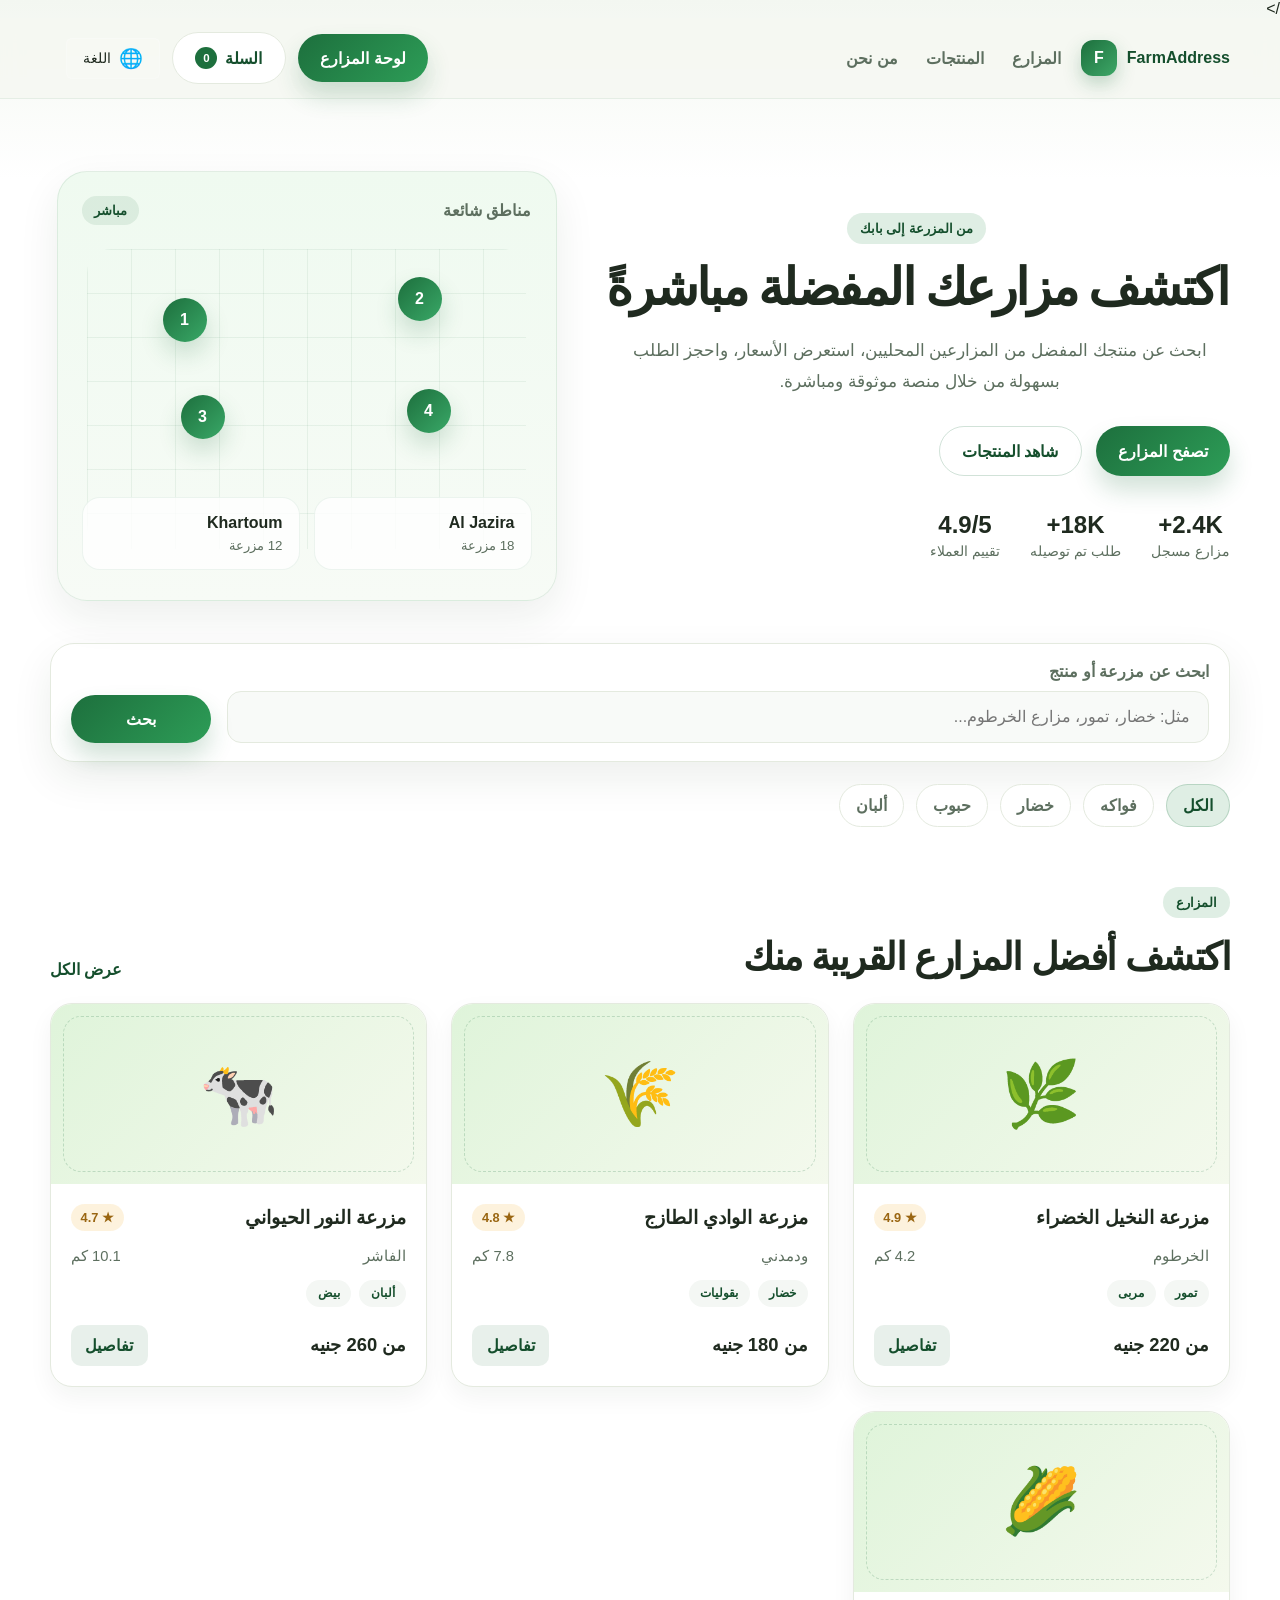
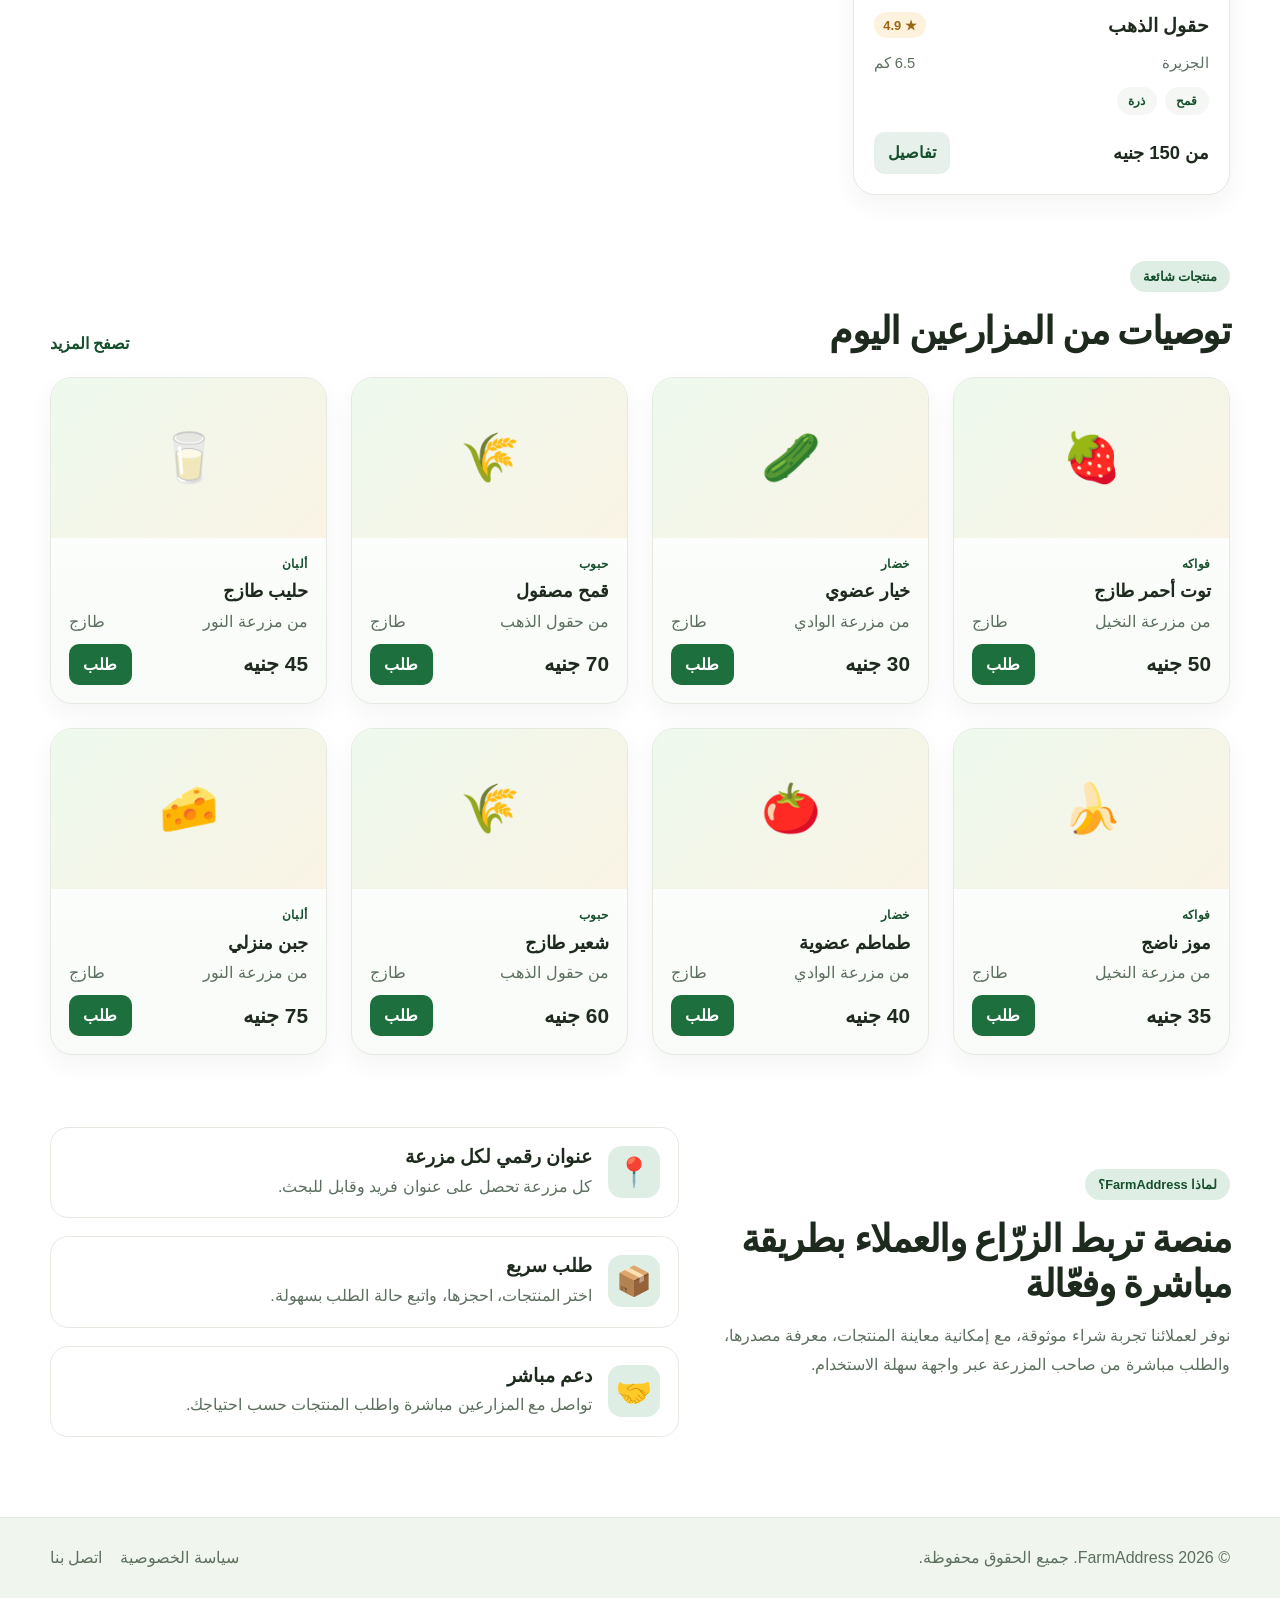
<file: index.html>
<!DOCTYPE html>
<html lang="ar" dir="rtl">
  <head>
    <meta charset="UTF-8" />
    <meta name="viewport" content="width=device-width, initial-scale=1.0, viewport-fit=cover" />
    <meta name="theme-color" content="#2D5016" />
    <meta name="apple-mobile-web-app-capable" content="yes" />
    <meta name="apple-mobile-web-app-status-bar-style" content="black-translucent" />
    <meta name="apple-mobile-web-app-title" content="FarmAddress" />
    <link rel="apple-touch-icon" href="/images/icon-192x192.png" />
    <link rel="manifest" href="manifest.json" /> />
    <meta name="description"
      content="FarmAddress يساعدك في اكتشاف المزارع والمنتجات المحلية مباشرة من المزارعين."
    />
    <link rel="stylesheet" href="style.css" />
    <link rel="stylesheet" href="i18n.css" />
  </head>
  <body>
    <header class="topbar">
      <div class="container nav">
        <div class="brand">
          <div class="brand-mark">F</div>
          <span>FarmAddress</span>
        </div>

        <nav class="main-nav" aria-label="التنقل الرئيسي">
          <a href="#farms" data-i18n="nav.farms">المزارع</a>
          <a href="#products" data-i18n="nav.products">المنتجات</a>
          <a href="#about" data-i18n="nav.about">من نحن</a>
        </nav>

        <div class="nav-actions">
          <button id="languageToggle" class="language-toggle" title="Toggle Language">
            <span class="language-toggle-icon">🌐</span>
            <span id="langText" data-i18n="common.language">اللغة</span>
          </button>
          <a href="cart.html" class="button secondary cart-button">
            <span data-i18n="nav.cart">السلة</span>
            <span id="cartCount" class="cart-badge">0</span>
          </a>
          <a href="login.html" class="button primary" data-i18n="nav.farmer_panel">لوحة المزارع</a>
        </div>
      </div>
    </header>

    <main>
      <section class="hero container">
        <div class="hero-copy">
          <span class="eyebrow" data-i18n="hero.eyebrow">من المزرعة إلى بابك</span>
          <h1 data-i18n="hero.title">اكتشف مزارعك المفضلة مباشرةً</h1>
          <p data-i18n="hero.description">
            ابحث عن منتجك المفضل من المزارعين المحليين، استعرض الأسعار، واحجز
            الطلب بسهولة من خلال منصة موثوقة ومباشرة.
          </p>

          <div class="hero-actions">
            <button class="button primary" data-i18n="hero.browse">تصفح المزارع</button>
            <button class="button ghost" data-i18n="hero.products">شاهد المنتجات</button>
          </div>

          <div class="hero-stats">
            <div>
              <strong>2.4K+</strong>
              <span>مزارع مسجل</span>
            </div>
            <div>
              <strong>18K+</strong>
              <span>طلب تم توصيله</span>
            </div>
            <div>
              <strong>4.9/5</strong>
              <span>تقييم العملاء</span>
            </div>
          </div>
        </div>

        <div class="hero-visual" aria-label="خريطة المزارع">
          <div class="map-card">
            <div class="map-header">
              <span>مناطق شائعة</span>
              <span class="badge">مباشر</span>
            </div>
            <div class="map-pins">
              <span class="pin pin-1">1</span>
              <span class="pin pin-2">2</span>
              <span class="pin pin-3">3</span>
              <span class="pin pin-4">4</span>
            </div>
            <div class="mini-cards">
              <div>
                <strong>Al Jazira</strong>
                <small>18 مزرعة</small>
              </div>
              <div>
                <strong>Khartoum</strong>
                <small>12 مزرعة</small>
              </div>
            </div>
          </div>
        </div>
      </section>

      <section class="search-section container">
        <div class="search-box">
          <div class="search-field">
            <label for="searchInput" data-i18n="common.search">ابحث عن مزرعة أو منتج</label>
            <input
              id="searchInput"
              type="text"
              data-i18n-placeholder="common.search"
              placeholder="مثل: خضار، تمور، مزارع الخرطوم..."
            />
          </div>
          <button class="button primary search-button">بحث</button>
        </div>

        <div class="filter-bar" aria-label="فلاتر الفئات">
          <button class="filter-chip active" data-filter="all">الكل</button>
          <button class="filter-chip" data-filter="fruit">فواكه</button>
          <button class="filter-chip" data-filter="vegetable">خضار</button>
          <button class="filter-chip" data-filter="grain">حبوب</button>
          <button class="filter-chip" data-filter="dairy">ألبان</button>
        </div>
      </section>

      <section id="farms" class="container section-block">
        <div class="section-heading">
          <div>
            <span class="eyebrow">المزارع</span>
            <h2>اكتشف أفضل المزارع القريبة منك</h2>
          </div>
          <a href="#" class="link-btn">عرض الكل</a>
        </div>

        <div id="farmsContainer" class="farms-grid" aria-live="polite"></div>
      </section>

      <section id="products" class="container section-block products-section">
        <div class="section-heading">
          <div>
            <span class="eyebrow">منتجات شائعة</span>
            <h2>توصيات من المزارعين اليوم</h2>
          </div>
          <a href="#" class="link-btn">تصفح المزيد</a>
        </div>

        <div id="productsContainer" class="product-grid" aria-live="polite"></div>
      </section>

      <section id="about" class="container about-box">
        <div class="about-text">
          <span class="eyebrow">لماذا FarmAddress؟</span>
          <h2>منصة تربط الزرّاع والعملاء بطريقة مباشرة وفعّالة</h2>
          <p>
            نوفر لعملائنا تجربة شراء موثوقة، مع إمكانية معاينة المنتجات، معرفة
            مصدرها، والطلب مباشرة من صاحب المزرعة عبر واجهة سهلة الاستخدام.
          </p>
        </div>

        <div class="about-features">
          <div class="feature-item">
            <span class="feature-icon">📍</span>
            <div>
              <h3>عنوان رقمي لكل مزرعة</h3>
              <p>كل مزرعة تحصل على عنوان فريد وقابل للبحث.</p>
            </div>
          </div>
          <div class="feature-item">
            <span class="feature-icon">📦</span>
            <div>
              <h3>طلب سريع</h3>
              <p>اختر المنتجات، احجزها، واتبع حالة الطلب بسهولة.</p>
            </div>
          </div>
          <div class="feature-item">
            <span class="feature-icon">🤝</span>
            <div>
              <h3>دعم مباشر</h3>
              <p>تواصل مع المزارعين مباشرة واطلب المنتجات حسب احتياجك.</p>
            </div>
          </div>
        </div>
      </section>
    </main>

    <footer class="site-footer">
      <div class="container footer-inner">
        <p>© 2026 FarmAddress. جميع الحقوق محفوظة.</p>
        <div class="footer-links">
          <a href="#">سياسة الخصوصية</a>
          <a href="#">اتصل بنا</a>
        </div>
      </div>
    </footer>

    <script src="firebase-config.js"></script>
    <script src="db.js"></script>
    <script src="i18n.js"></script>
    <script src="pwa.js"></script>
    <script src="script.js"></script>
    <script>
      // Initialize language toggle
      document.getElementById('languageToggle')?.addEventListener('click', function() {
        const newLang = i18n.toggleLanguage();
        console.log('Language changed to:', newLang);
      });
    </script>
  </body>
</html>
</file>
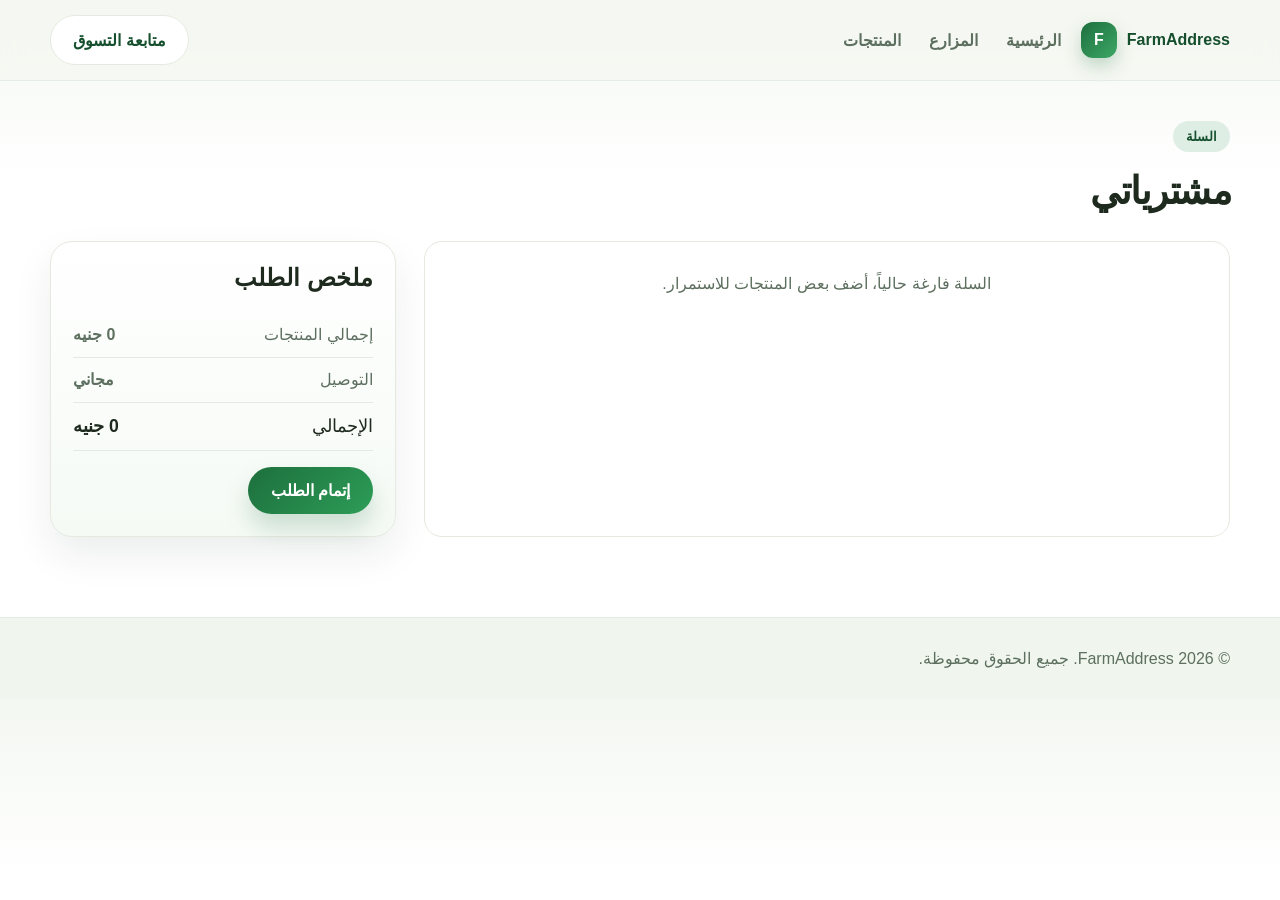
<file: cart.html>
<!DOCTYPE html>
<html lang="ar" dir="rtl">
  <head>
    <meta charset="UTF-8" />
    <meta name="viewport" content="width=device-width, initial-scale=1.0, viewport-fit=cover" />
    <meta name="theme-color" content="#2D5016" />
    <meta name="apple-mobile-web-app-capable" content="yes" />
    <meta name="apple-mobile-web-app-status-bar-style" content="black-translucent" />
    <link rel="apple-touch-icon" href="/images/icon-192x192.png" />
    <link rel="manifest" href="/manifest.json" />
    <title>FarmAddress | سلة المشتريات</title>
    <link rel="stylesheet" href="style.css" />
    <link rel="stylesheet" href="cart.css" />
    <link rel="stylesheet" href="i18n.css" />
  </head>
  <body>
    <header class="topbar">
      <div class="container nav">
        <div class="brand">
          <div class="brand-mark">F</div>
          <span>FarmAddress</span>
        </div>

        <nav class="main-nav" aria-label="التنقل الرئيسي">
          <a href="index.html">الرئيسية</a>
          <a href="index.html#farms">المزارع</a>
          <a href="index.html#products">المنتجات</a>
        </nav>

        <div class="nav-actions">
          <a href="index.html" class="button secondary">متابعة التسوق</a>
        </div>
      </div>
    </header>

    <main class="container cart-page">
      <section class="cart-header">
        <div>
          <span class="eyebrow">السلة</span>
          <h1>مشترياتي</h1>
        </div>
      </section>

      <section class="cart-layout">
        <div class="cart-items" id="cartItems"></div>

        <aside class="summary-box">
          <h2>ملخص الطلب</h2>
          <div class="summary-row">
            <span>إجمالي المنتجات</span>
            <strong id="itemsTotal">0 جنيه</strong>
          </div>
          <div class="summary-row">
            <span>التوصيل</span>
            <strong>مجاني</strong>
          </div>
          <div class="summary-row total-row">
            <span>الإجمالي</span>
            <strong id="grandTotal">0 جنيه</strong>
          </div>
          <button class="button primary w-full" type="button">إتمام الطلب</button>
        </aside>
      </section>
    </main>

    <footer class="site-footer">
      <div class="container footer-inner">
        <p>© 2026 FarmAddress. جميع الحقوق محفوظة.</p>
      </div>
    </footer>

    <script src="firebase-config.js"></script>
    <script src="db.js"></script>
    <script src="i18n.js"></script>
    <script src="pwa.js"></script>
    <script src="cart.js"></script>
  </body>
</html>
</file>
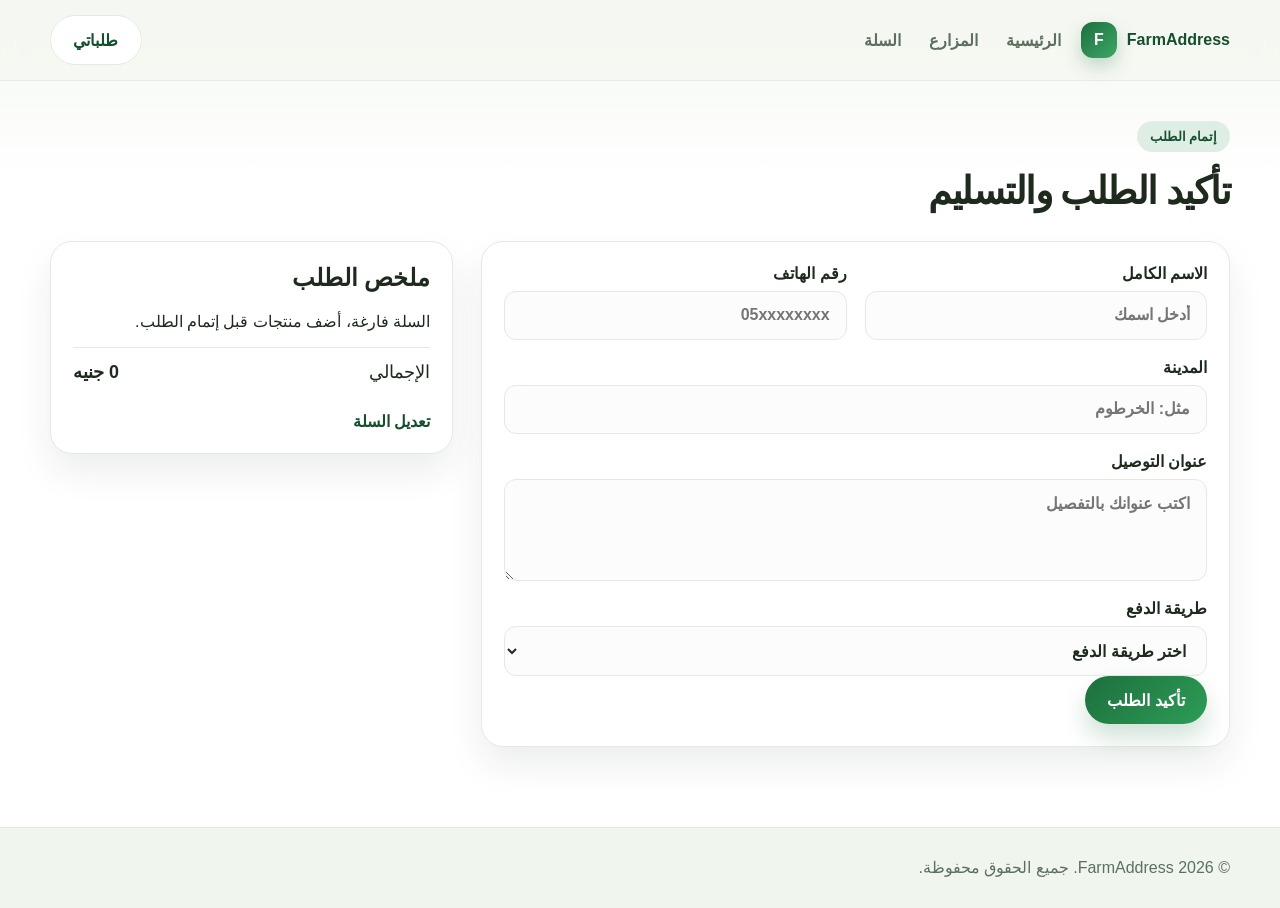
<file: checkout.html>
<!DOCTYPE html>
<html lang="ar" dir="rtl">
  <head>
    <meta charset="UTF-8" />
    <meta name="viewport" content="width=device-width, initial-scale=1.0, viewport-fit=cover" />
    <meta name="theme-color" content="#2D5016" />
    <meta name="apple-mobile-web-app-capable" content="yes" />
    <meta name="apple-mobile-web-app-status-bar-style" content="black-translucent" />
    <link rel="apple-touch-icon" href="/images/icon-192x192.png" />
    <link rel="manifest" href="/manifest.json" />
    <title>FarmAddress | إتمام الطلب</title>
    <link rel="stylesheet" href="style.css" />
    <link rel="stylesheet" href="checkout.css" />
    <link rel="stylesheet" href="i18n.css" />
  </head>
  <body>
    <header class="topbar">
      <div class="container nav">
        <div class="brand">
          <div class="brand-mark">F</div>
          <span>FarmAddress</span>
        </div>

        <nav class="main-nav" aria-label="التنقل الرئيسي">
          <a href="index.html">الرئيسية</a>
          <a href="index.html#farms">المزارع</a>
          <a href="cart.html">السلة</a>
        </nav>

        <div class="nav-actions">
          <a href="orders.html" class="button secondary">طلباتي</a>
        </div>
      </div>
    </header>

    <main class="container checkout-page">
      <section class="checkout-header">
        <span class="eyebrow">إتمام الطلب</span>
        <h1>تأكيد الطلب والتسليم</h1>
      </section>

      <section class="checkout-layout">
        <form id="checkoutForm" class="checkout-form">
          <div class="form-grid">
            <label>
              الاسم الكامل
              <input type="text" name="fullName" required placeholder="أدخل اسمك" />
            </label>

            <label>
              رقم الهاتف
              <input type="tel" name="phone" required placeholder="05xxxxxxxx" />
            </label>

            <label class="full-width">
              المدينة
              <input type="text" name="city" required placeholder="مثل: الخرطوم" />
            </label>

            <label class="full-width">
              عنوان التوصيل
              <textarea name="address" rows="4" required placeholder="اكتب عنوانك بالتفصيل"></textarea>
            </label>

            <label class="full-width">
              طريقة الدفع
              <select name="paymentMethod" required>
                <option value="">اختر طريقة الدفع</option>
                <option value="cash">الدفع عند الاستلام</option>
                <option value="card">بطاقة ائتمانية</option>
                <option value="wallet">محفظة إلكترونية</option>
              </select>
            </label>
          </div>

          <button type="submit" class="button primary w-full">تأكيد الطلب</button>
        </form>

        <aside class="summary-box">
          <h2>ملخص الطلب</h2>
          <div id="checkoutItems" class="checkout-items"></div>
          <div class="summary-row total-row">
            <span>الإجمالي</span>
            <strong id="checkoutTotal">0 جنيه</strong>
          </div>
          <a href="cart.html" class="back-link">تعديل السلة</a>
        </aside>
      </section>
    </main>

    <footer class="site-footer">
      <div class="container footer-inner">
        <p>© 2026 FarmAddress. جميع الحقوق محفوظة.</p>
      </div>
    </footer>

    <script src="firebase-config.js"></script>
    <script src="db.js"></script>
    <script src="i18n.js"></script>
    <script src="pwa.js"></script>
    <script src="checkout.js"></script>
  </body>
</html>
</file>
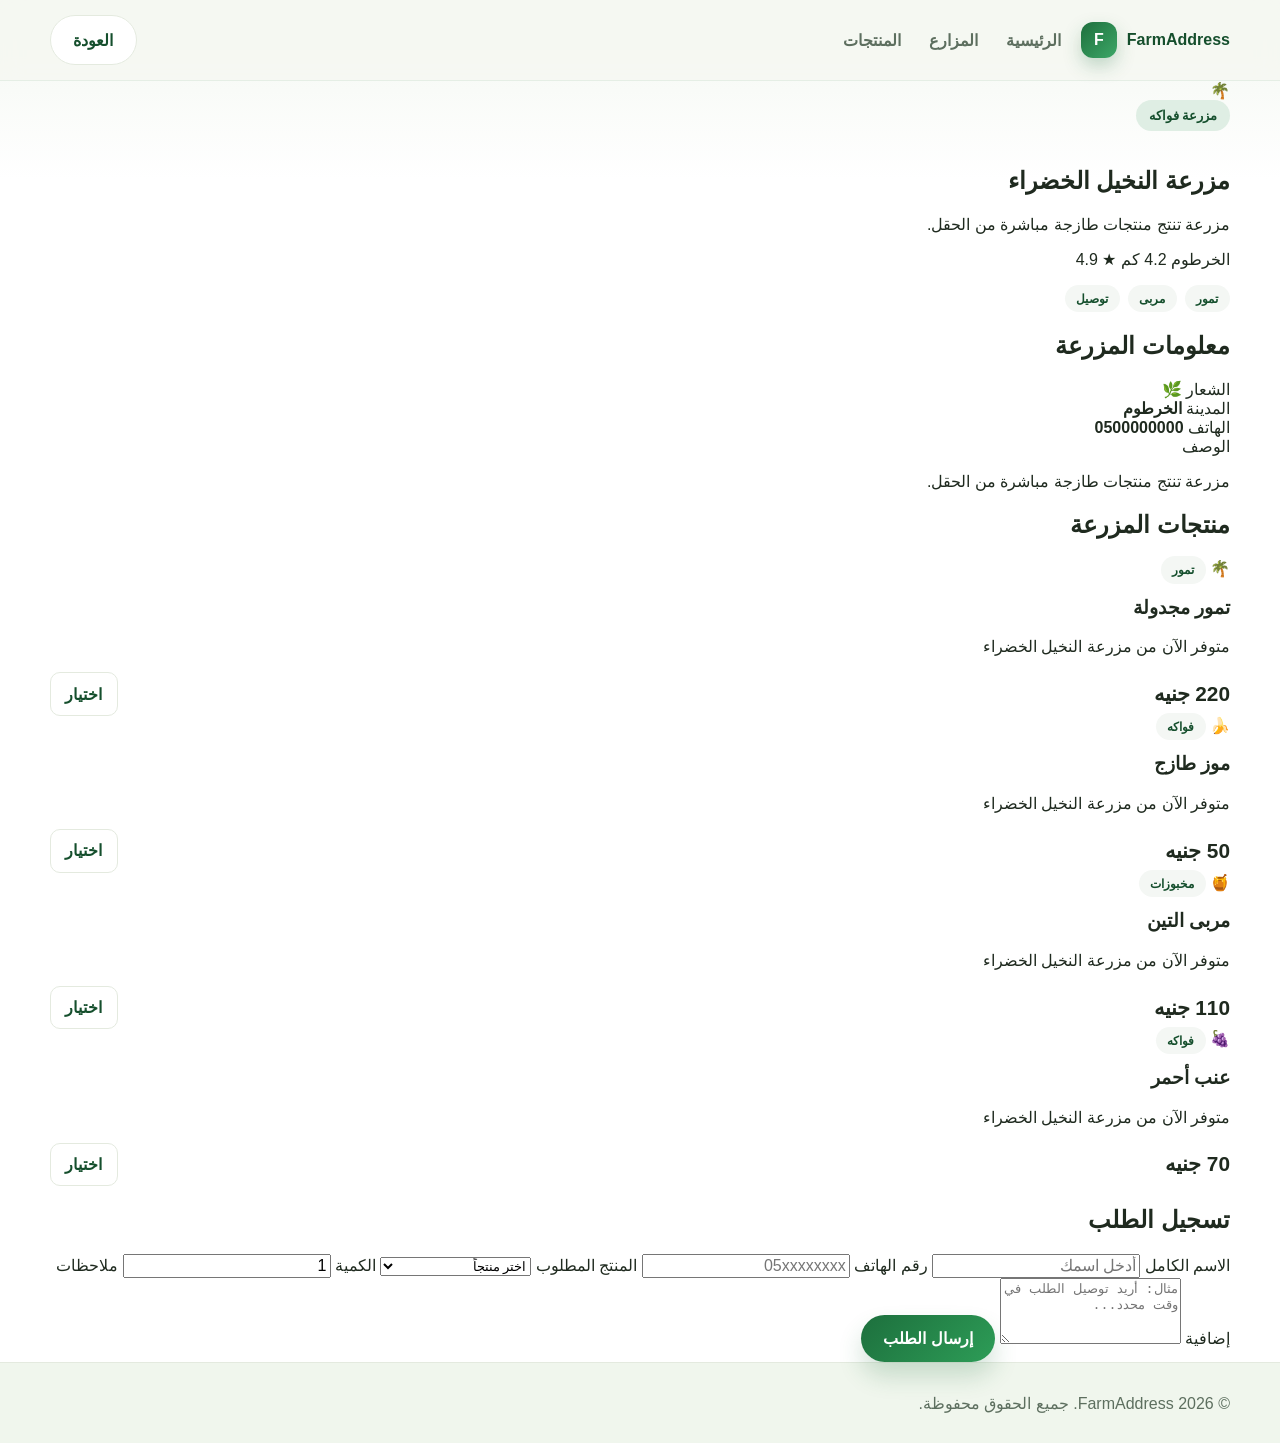
<file: detail.html>
<!DOCTYPE html>
<html lang="ar" dir="rtl">
  <head>
    <meta charset="UTF-8" />
    <meta name="viewport" content="width=device-width, initial-scale=1.0, viewport-fit=cover" />
    <meta name="theme-color" content="#2D5016" />
    <meta name="apple-mobile-web-app-capable" content="yes" />
    <meta name="apple-mobile-web-app-status-bar-style" content="black-translucent" />
    <link rel="apple-touch-icon" href="/images/icon-192x192.png" />
    <link rel="manifest" href="/manifest.json" />
    <title>FarmAddress | تفاصيل المزرعة</title>
    <link rel="stylesheet" href="style.css" />
    <link rel="stylesheet" href="i18n.css" />
  </head>
  <body>
    <header class="topbar">
      <div class="container nav">
        <div class="brand">
          <div class="brand-mark">F</div>
          <span>FarmAddress</span>
        </div>

        <nav class="main-nav" aria-label="التنقل الرئيسي">
          <a href="index.html">الرئيسية</a>
          <a href="index.html#farms">المزارع</a>
          <a href="index.html#products">المنتجات</a>
        </nav>

        <div class="nav-actions">
          <a href="index.html" class="button secondary">العودة</a>
        </div>
      </div>
    </header>

    <main class="container detail-page">
      <section class="detail-hero">
        <div class="farm-preview" id="farmPreview">🌾</div>
        <div class="farm-overview">
          <span class="eyebrow" id="farmBadge">مزرعة</span>
          <h1 id="farmName">اسم المزرعة</h1>
          <p id="farmSummary">
            وصف مختصر للمزرعة والمنطقة التي تقدم فيها المنتجات الزراعية.
          </p>

          <div class="farm-meta-row">
            <span id="farmCity">المدينة</span>
            <span id="farmDistance">المسافة</span>
            <span id="farmRating">★ 4.9</span>
          </div>

          <div class="tags" id="farmTags"></div>
        </div>
      </section>

      <section class="farm-profile-box">
        <div class="profile-header">
          <h2>معلومات المزرعة</h2>
        </div>
        <div class="profile-grid">
          <div class="profile-item">
            <span class="label">الشعار</span>
            <strong id="profileLogo">🌿</strong>
          </div>
          <div class="profile-item">
            <span class="label">المدينة</span>
            <strong id="profileCity">الخرطوم</strong>
          </div>
          <div class="profile-item">
            <span class="label">الهاتف</span>
            <strong id="profilePhone">0500000000</strong>
          </div>
          <div class="profile-item full-span">
            <span class="label">الوصف</span>
            <p id="profileDescription">مزرعة تنتج منتجات طازجة مباشرة من الحقل.</p>
          </div>
        </div>
      </section>

      <section class="detail-columns">
        <div class="detail-panel">
          <div class="panel-header">
            <h2>منتجات المزرعة</h2>
          </div>
          <div id="farmProducts" class="farm-product-list"></div>
        </div>

        <aside class="detail-panel order-panel">
          <div class="panel-header">
            <h2>تسجيل الطلب</h2>
          </div>

          <form id="orderForm" class="order-form">
            <label>
              الاسم الكامل
              <input type="text" name="fullName" placeholder="أدخل اسمك" required />
            </label>

            <label>
              رقم الهاتف
              <input type="tel" name="phone" placeholder="05xxxxxxxx" required />
            </label>

            <label>
              المنتج المطلوب
              <select name="product" id="productSelect" required>
                <option value="">اختر منتجاً</option>
              </select>
            </label>

            <label>
              الكمية
              <input type="number" name="quantity" min="1" value="1" required />
            </label>

            <label>
              ملاحظات إضافية
              <textarea name="notes" rows="4" placeholder="مثال: أريد توصيل الطلب في وقت محدد..."></textarea>
            </label>

            <button type="submit" class="button primary w-full">إرسال الطلب</button>
          </form>

          <div id="orderSuccess" class="success-box hidden">
            تم تسجيل طلبك بنجاح، وسيقوم فريق المزرعة بالتواصل معك قريباً.
          </div>
        </aside>
      </section>
    </main>

    <footer class="site-footer">
      <div class="container footer-inner">
        <p>© 2026 FarmAddress. جميع الحقوق محفوظة.</p>
      </div>
    </footer>

    <script src="firebase-config.js"></script>
    <script src="db.js"></script>
    <script src="i18n.js"></script>
    <script src="pwa.js"></script>
    <script src="detail.js"></script>
  </body>
</html>
</file>
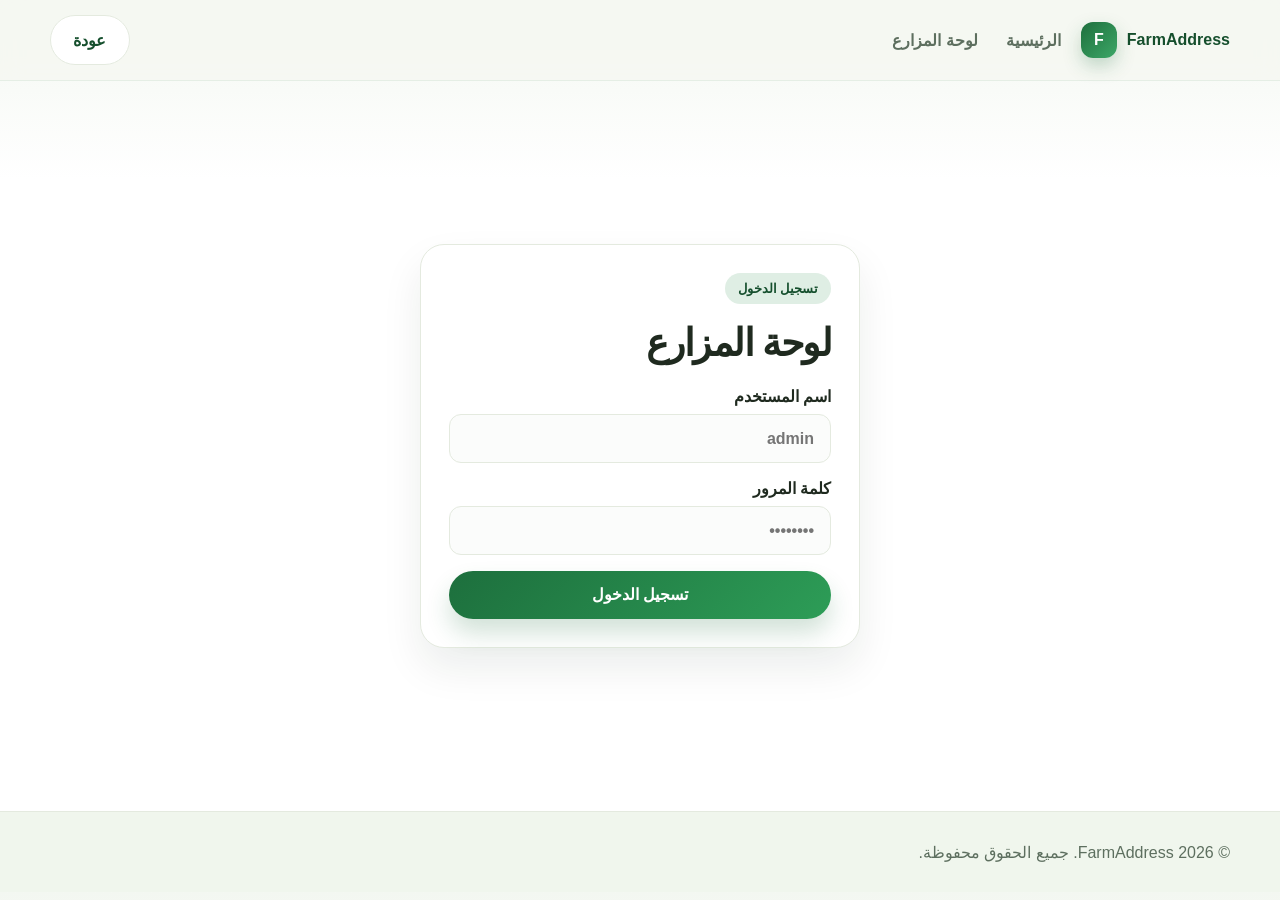
<file: farmer.html>
<!DOCTYPE html>
<html lang="ar" dir="rtl">
  <head>
    <meta charset="UTF-8" />
    <meta name="viewport" content="width=device-width, initial-scale=1.0, viewport-fit=cover" />
    <meta name="theme-color" content="#2D5016" />
    <meta name="apple-mobile-web-app-capable" content="yes" />
    <meta name="apple-mobile-web-app-status-bar-style" content="black-translucent" />
    <link rel="apple-touch-icon" href="/images/icon-192x192.png" />
    <link rel="manifest" href="/manifest.json" />
    <title>FarmAddress | لوحة المزارع</title>
    <link rel="stylesheet" href="style.css" />
    <link rel="stylesheet" href="farmer.css" />
    <link rel="stylesheet" href="i18n.css" />
  </head>
  <body>
    <header class="topbar">
      <div class="container nav">
        <div class="brand">
          <div class="brand-mark">F</div>
          <span>FarmAddress</span>
        </div>

        <nav class="main-nav" aria-label="التنقل الرئيسي">
          <a href="index.html">الرئيسية</a>
          <a href="orders.html">طلباتي</a>
          <a href="cart.html">السلة</a>
          <a href="settings.html">إعدادات المزرعة</a>
        </nav>

        <div class="nav-actions">
          <span class="farmer-greeting" id="farmerGreeting">المزارع</span>
          <button type="button" id="logoutBtn" class="button secondary">الخروج</button>
        </div>
      </div>
    </header>

    <main class="container farmer-page">
      <section class="dashboard-header">
        <div>
          <span class="eyebrow">لوحة تحكم المزارع</span>
          <h1>إدارة المنتجات والطلبات</h1>
        </div>
      </section>

      <section class="dashboard-grid">
        <div class="panel add-product-panel">
          <h2>إضافة منتج</h2>
          <form id="productForm" class="product-form">
            <label>
              اسم المنتج
              <input type="text" name="name" required placeholder="مثال: رمان طازج" />
            </label>

            <label>
              الفئة
              <select name="category" required>
                <option value="">اختر الفئة</option>
                <option value="فواكه">فواكه</option>
                <option value="خضار">خضار</option>
                <option value="حبوب">حبوب</option>
                <option value="ألبان">ألبان</option>
              </select>
            </label>

            <label>
              السعر (جنيه)
              <input type="number" name="price" min="1" required placeholder="120" />
            </label>

            <label>
              الرمز التعبيري
              <input type="text" name="emoji" value="🌿" maxlength="2" required />
            </label>

            <label class="full-width">
              وصف المنتج
              <textarea name="description" rows="3" placeholder="وصف مختصر للمنتج"></textarea>
            </label>

            <button type="submit" class="button primary w-full">إضافة المنتج</button>
          </form>
        </div>

        <div class="panel stats-panel">
          <h2>إحصائيات سريعة</h2>
          <div class="stats-grid">
            <div class="stat-box">
              <span>إجمالي المنتجات</span>
              <strong id="productsCount">0</strong>
            </div>
            <div class="stat-box">
              <span>الطلبات الحالية</span>
              <strong id="ordersCount">0</strong>
            </div>
            <div class="stat-box">
              <span>إيراد اليوم</span>
              <strong id="todayRevenue">0</strong>
            </div>
          </div>
        </div>
      </section>

      <section class="panel table-panel">
        <div class="panel-header">
          <h2>المنتجات الحالية</h2>
        </div>
        <div id="farmerProducts" class="table-wrap"></div>
      </section>

      <section class="panel table-panel">
        <div class="panel-header">
          <h2>الطلبات الواردة</h2>
        </div>
        <div id="farmerOrders" class="table-wrap"></div>
      </section>
    </main>

    <footer class="site-footer">
      <div class="container footer-inner">
        <p>© 2026 FarmAddress. جميع الحقوق محفوظة.</p>
      </div>
    </footer>

    <script src="firebase-config.js"></script>
    <script src="db.js"></script>
    <script src="i18n.js"></script>
    <script src="pwa.js"></script>
    <script src="farmer.js"></script>
  </body>
</html>
</file>
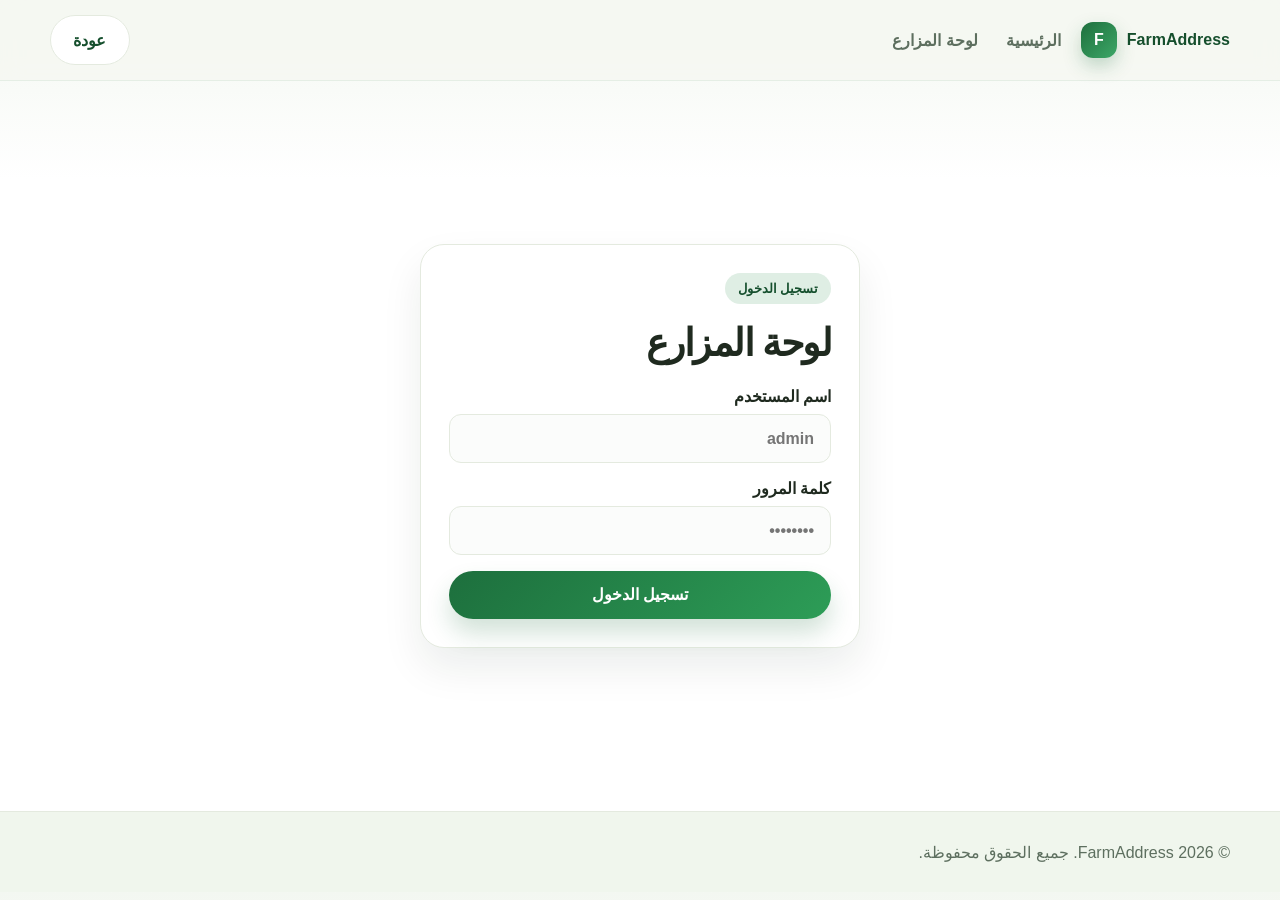
<file: login.html>
<!DOCTYPE html>
<html lang="ar" dir="rtl">
  <head>
    <meta charset="UTF-8" />
    <meta name="viewport" content="width=device-width, initial-scale=1.0, viewport-fit=cover" />
    <meta name="theme-color" content="#2D5016" />
    <meta name="apple-mobile-web-app-capable" content="yes" />
    <meta name="apple-mobile-web-app-status-bar-style" content="black-translucent" />
    <link rel="apple-touch-icon" href="/images/icon-192x192.png" />
    <link rel="manifest" href="/manifest.json" />
    <title>FarmAddress | تسجيل دخول المزارع</title>
    <link rel="stylesheet" href="style.css" />
    <link rel="stylesheet" href="login.css" />
    <link rel="stylesheet" href="i18n.css" />
  </head>
  <body>
    <header class="topbar">
      <div class="container nav">
        <div class="brand">
          <div class="brand-mark">F</div>
          <span>FarmAddress</span>
        </div>

        <nav class="main-nav" aria-label="التنقل الرئيسي">
          <a href="index.html">الرئيسية</a>
          <a href="farmer.html">لوحة المزارع</a>
        </nav>

        <div class="nav-actions">
          <a href="index.html" class="button secondary">عودة</a>
        </div>
      </div>
    </header>

    <main class="container auth-page">
      <div class="auth-card">
        <div class="auth-header">
          <span class="eyebrow">تسجيل الدخول</span>
          <h1>لوحة المزارع</h1>
        </div>

        <form id="loginForm" class="auth-form">
          <label>
            اسم المستخدم
            <input type="text" id="username" placeholder="admin" required />
          </label>

          <label>
            كلمة المرور
            <input type="password" id="password" placeholder="••••••••" required />
          </label>

          <button type="submit" class="button primary w-full">تسجيل الدخول</button>
        </form>

        <div id="loginMessage" class="login-message hidden"></div>
      </div>
    </main>

    <footer class="site-footer">
      <div class="container footer-inner">
        <p>© 2026 FarmAddress. جميع الحقوق محفوظة.</p>
      </div>
    </footer>

    <script src="firebase-config.js"></script>
    <script src="db.js"></script>
    <script src="i18n.js"></script>
    <script src="pwa.js"></script>
    <script src="login.js"></script>
  </body>
</html>
</file>
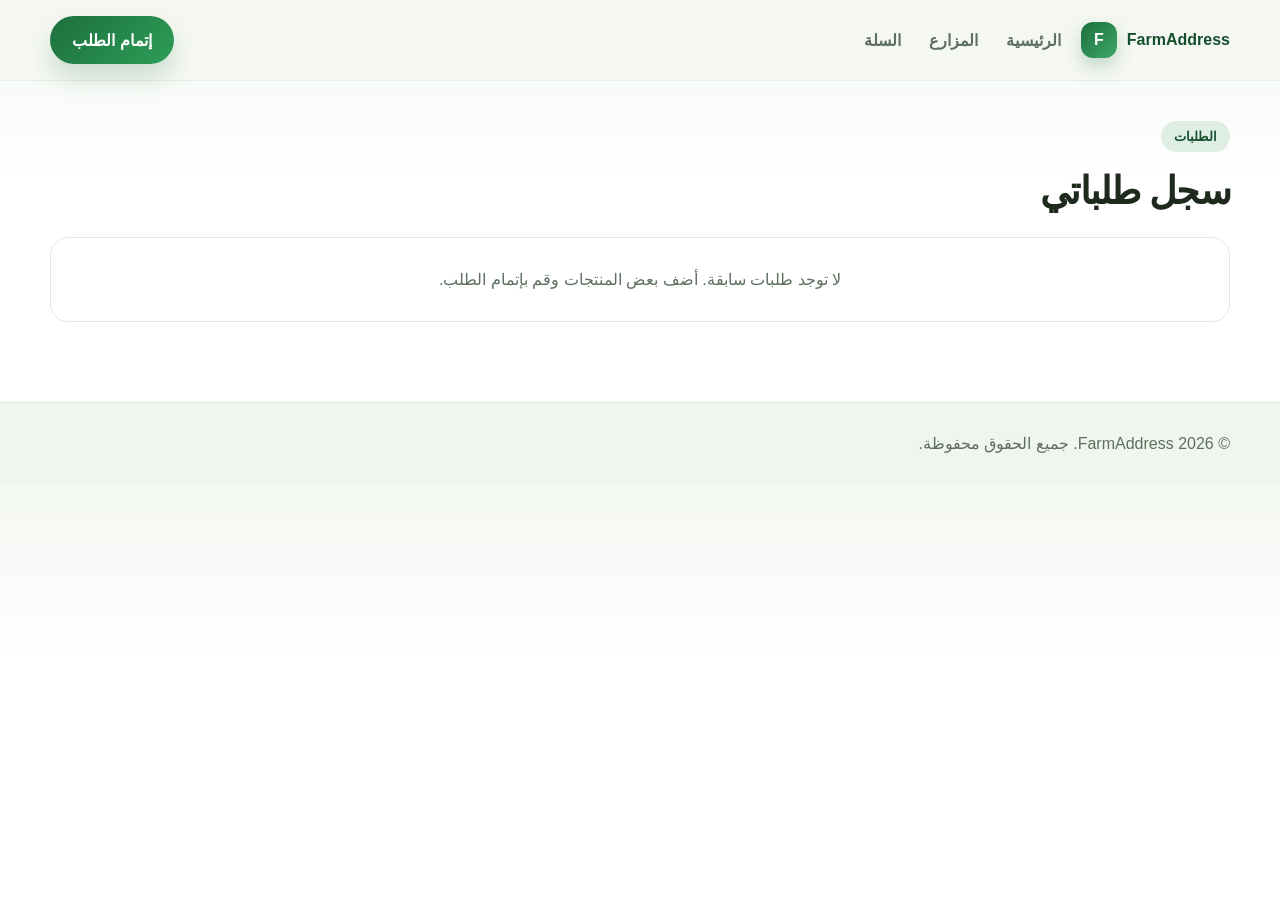
<file: orders.html>
<!DOCTYPE html>
<html lang="ar" dir="rtl">
  <head>
    <meta charset="UTF-8" />
    <meta name="viewport" content="width=device-width, initial-scale=1.0, viewport-fit=cover" />
    <meta name="theme-color" content="#2D5016" />
    <meta name="apple-mobile-web-app-capable" content="yes" />
    <meta name="apple-mobile-web-app-status-bar-style" content="black-translucent" />
    <link rel="apple-touch-icon" href="/images/icon-192x192.png" />
    <link rel="manifest" href="/manifest.json" />
    <title>FarmAddress | طلباتي</title>
    <link rel="stylesheet" href="style.css" />
    <link rel="stylesheet" href="orders.css" />
    <link rel="stylesheet" href="i18n.css" />
  </head>
  <body>
    <header class="topbar">
      <div class="container nav">
        <div class="brand">
          <div class="brand-mark">F</div>
          <span>FarmAddress</span>
        </div>

        <nav class="main-nav" aria-label="التنقل الرئيسي">
          <a href="index.html">الرئيسية</a>
          <a href="index.html#farms">المزارع</a>
          <a href="cart.html">السلة</a>
        </nav>

        <div class="nav-actions">
          <a href="checkout.html" class="button primary">إتمام الطلب</a>
        </div>
      </div>
    </header>

    <main class="container orders-page">
      <section class="orders-header">
        <span class="eyebrow">الطلبات</span>
        <h1>سجل طلباتي</h1>
      </section>

      <section id="ordersList" class="orders-list"></section>
    </main>

    <footer class="site-footer">
      <div class="container footer-inner">
        <p>© 2026 FarmAddress. جميع الحقوق محفوظة.</p>
      </div>
    </footer>

    <script src="firebase-config.js"></script>
    <script src="db.js"></script>
    <script src="i18n.js"></script>
    <script src="pwa.js"></script>
    <script src="orders.js"></script>
  </body>
</html>
</file>
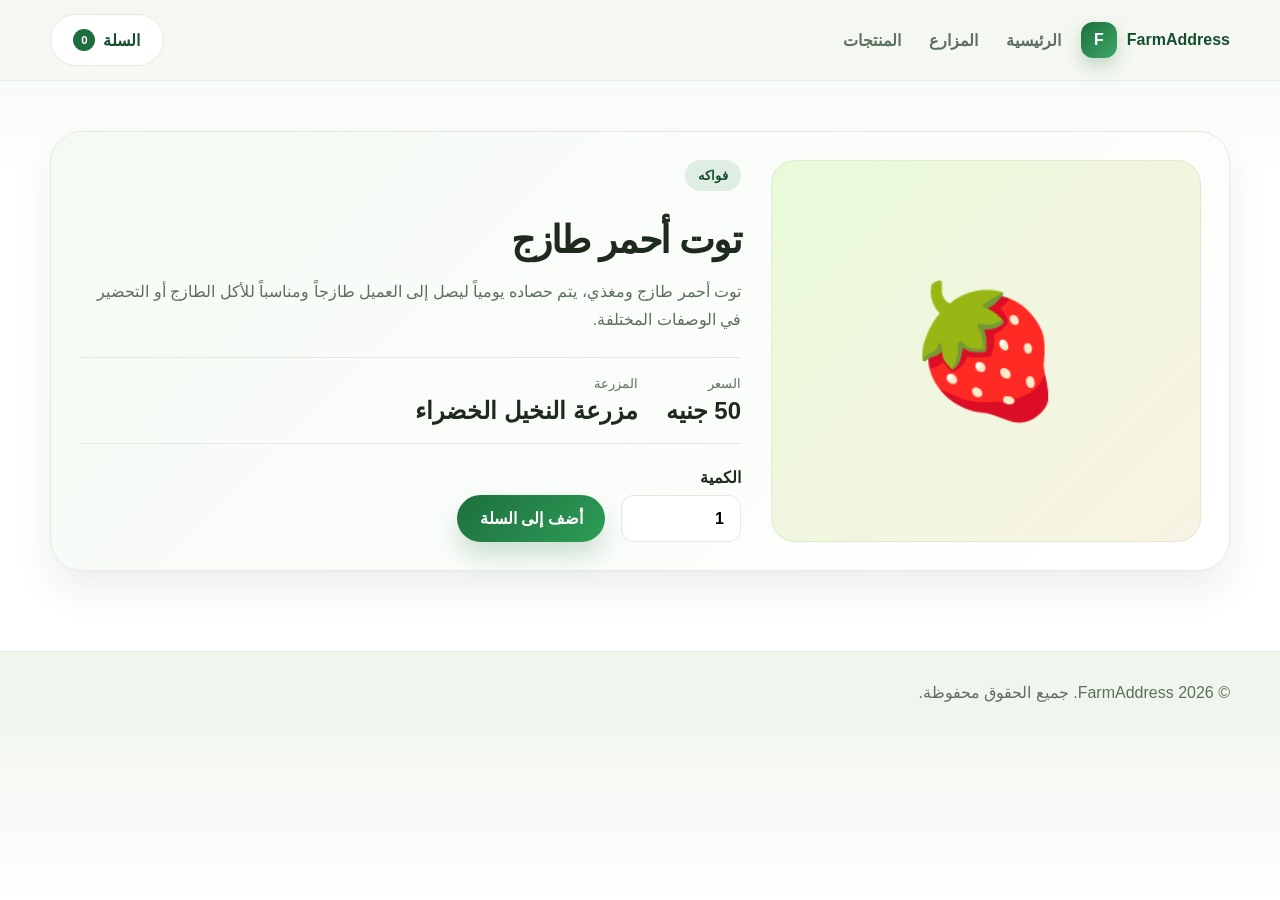
<file: product.html>
<!DOCTYPE html>
<html lang="ar" dir="rtl">
  <head>
    <meta charset="UTF-8" />
    <meta name="viewport" content="width=device-width, initial-scale=1.0, viewport-fit=cover" />
    <meta name="theme-color" content="#2D5016" />
    <meta name="apple-mobile-web-app-capable" content="yes" />
    <meta name="apple-mobile-web-app-status-bar-style" content="black-translucent" />
    <link rel="apple-touch-icon" href="/images/icon-192x192.png" />
    <link rel="manifest" href="/manifest.json" />
    <title>FarmAddress | تفاصيل المنتج</title>
    <link rel="stylesheet" href="style.css" />
    <link rel="stylesheet" href="product.css" />
    <link rel="stylesheet" href="i18n.css" />
  </head>
  <body>
    <header class="topbar">
      <div class="container nav">
        <div class="brand">
          <div class="brand-mark">F</div>
          <span>FarmAddress</span>
        </div>

        <nav class="main-nav" aria-label="التنقل الرئيسي">
          <a href="index.html">الرئيسية</a>
          <a href="index.html#farms">المزارع</a>
          <a href="index.html#products">المنتجات</a>
        </nav>

        <div class="nav-actions">
          <a href="cart.html" class="button secondary cart-button">
            <span>السلة</span>
            <span id="cartCount" class="cart-badge">0</span>
          </a>
        </div>
      </div>
    </header>

    <main class="container product-page">
      <section class="product-detail-card">
        <div class="product-visual" id="productVisual">🍓</div>
        <div class="product-detail-copy">
          <span class="eyebrow" id="productCategory">فواكه</span>
          <h1 id="productName">اسم المنتج</h1>
          <p id="productDescription">
            وصف المنتج وخصائصه الغذائية وكيفية تميزه عن المنتجات الأخرى.
          </p>

          <div class="detail-price-row">
            <div>
              <span class="price-label">السعر</span>
              <strong id="productPrice">0 جنيه</strong>
            </div>
            <div>
              <span class="price-label">المزرعة</span>
              <strong id="productFarm">اسم المزرعة</strong>
            </div>
          </div>

          <div class="product-actions">
            <label class="qty-box">
              الكمية
              <input type="number" id="qtyInput" min="1" value="1" />
            </label>
            <button id="addToCartBtn" class="button primary">أضف إلى السلة</button>
          </div>

          <div id="cartMessage" class="cart-message hidden">تمت إضافة المنتج إلى السلة.</div>
        </div>
      </section>
    </main>

    <footer class="site-footer">
      <div class="container footer-inner">
        <p>© 2026 FarmAddress. جميع الحقوق محفوظة.</p>
      </div>
    </footer>

    <script src="firebase-config.js"></script>
    <script src="db.js"></script>
    <script src="i18n.js"></script>
    <script src="pwa.js"></script>
    <script src="product.js"></script>
  </body>
</html>
</file>
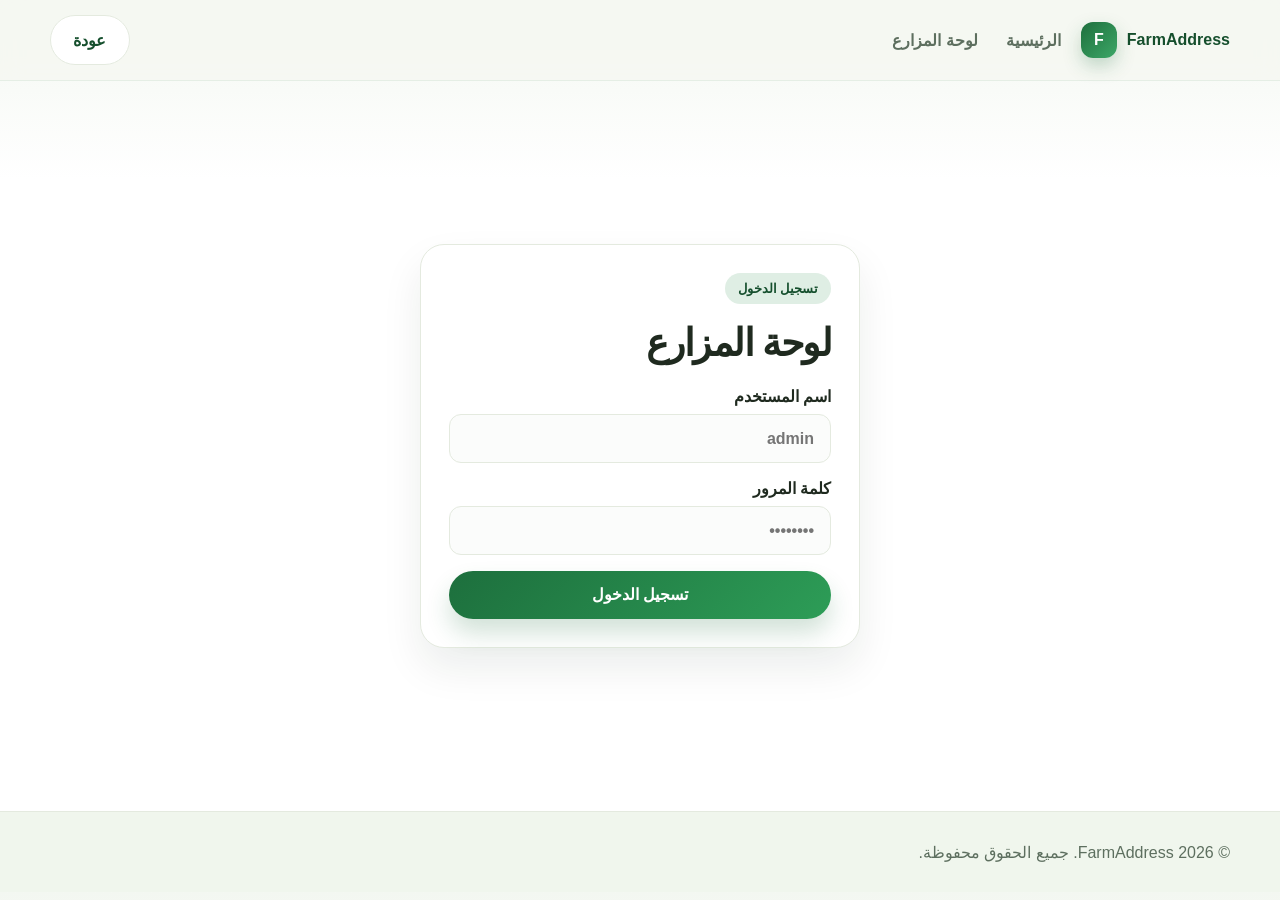
<file: settings.html>
<!DOCTYPE html>
<html lang="ar" dir="rtl">
  <head>
    <meta charset="UTF-8" />
    <meta name="viewport" content="width=device-width, initial-scale=1.0, viewport-fit=cover" />
    <meta name="theme-color" content="#2D5016" />
    <meta name="apple-mobile-web-app-capable" content="yes" />
    <meta name="apple-mobile-web-app-status-bar-style" content="black-translucent" />
    <link rel="apple-touch-icon" href="/images/icon-192x192.png" />
    <link rel="manifest" href="/manifest.json" />
    <title>FarmAddress | إعدادات المزرعة</title>
    <link rel="stylesheet" href="style.css" />
    <link rel="stylesheet" href="settings.css" />
    <link rel="stylesheet" href="i18n.css" />
  </head>
  <body>
    <header class="topbar">
      <div class="container nav">
        <div class="brand">
          <div class="brand-mark">F</div>
          <span>FarmAddress</span>
        </div>

        <nav class="main-nav" aria-label="التنقل الرئيسي">
          <a href="index.html">الرئيسية</a>
          <a href="farmer.html">لوحة المزارع</a>
          <a href="orders.html">الطلبات</a>
        </nav>

        <div class="nav-actions">
          <button type="button" id="logoutBtn" class="button secondary">الخروج</button>
        </div>
      </div>
    </header>

    <main class="container settings-page">
      <section class="settings-header">
        <span class="eyebrow">إعدادات المزرعة</span>
        <h1>تحديث بيانات المزرعة</h1>
      </section>

      <section class="settings-card">
        <form id="settingsForm" class="settings-form">
          <label>
            اسم المزرعة
            <input type="text" name="farmName" required placeholder="اسم مزرعتك" />
          </label>

          <label>
            المدينة
            <input type="text" name="city" required placeholder="مثل: الخرطوم" />
          </label>

          <label>
            رقم الهاتف
            <input type="tel" name="phone" required placeholder="05xxxxxxxx" />
          </label>

          <label>
            شعار المزرعة
            <input type="text" name="logo" maxlength="2" value="🌿" required />
          </label>

          <label class="full-width">
            وصف المزرعة
            <textarea name="description" rows="5" required placeholder="اكتب وصفًا مختصرًا عن مزرعتك"></textarea>
          </label>

          <button type="submit" class="button primary w-full">حفظ الإعدادات</button>
        </form>

        <div id="settingsMessage" class="settings-message hidden"></div>
      </section>
    </main>

    <footer class="site-footer">
      <div class="container footer-inner">
        <p>© 2026 FarmAddress. جميع الحقوق محفوظة.</p>
      </div>
    </footer>

    <script src="firebase-config.js"></script>
    <script src="db.js"></script>
    <script src="i18n.js"></script>
    <script src="pwa.js"></script>
    <script src="settings.js"></script>
  </body>
</html>
</file>
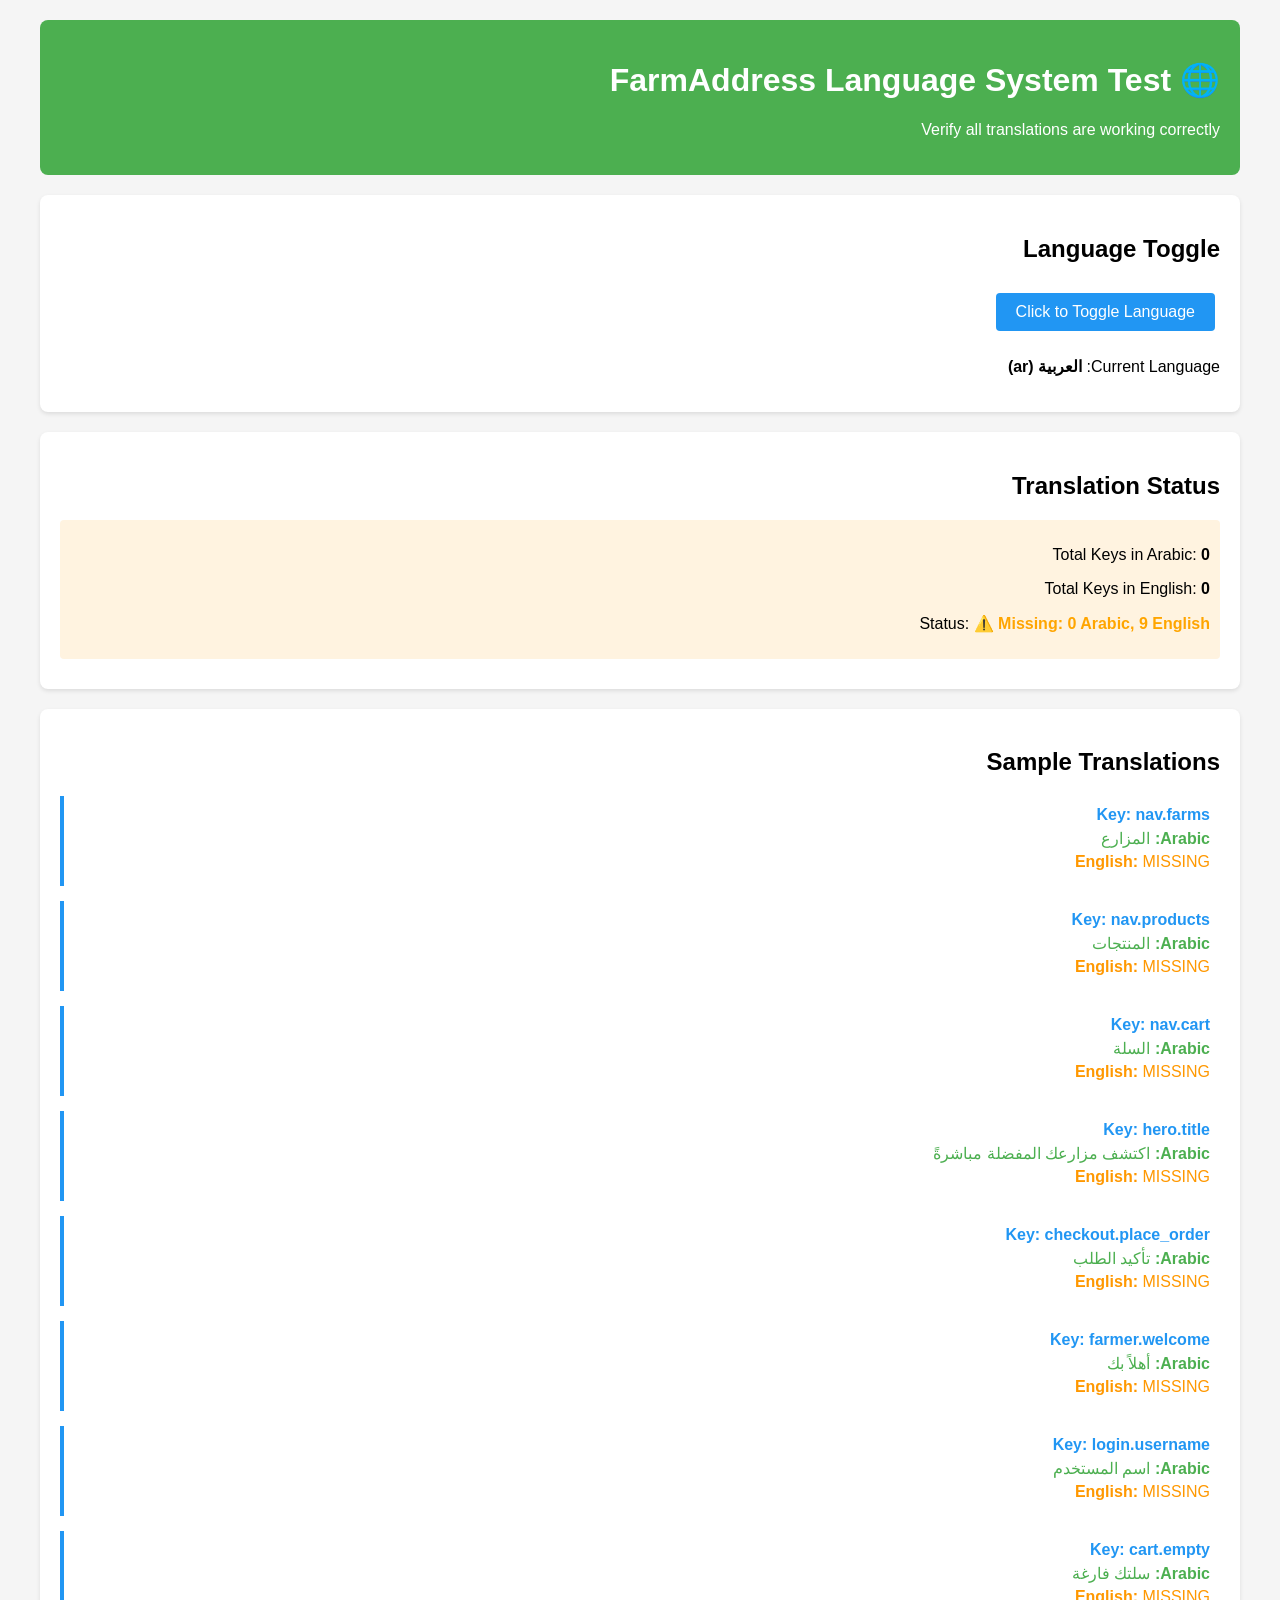
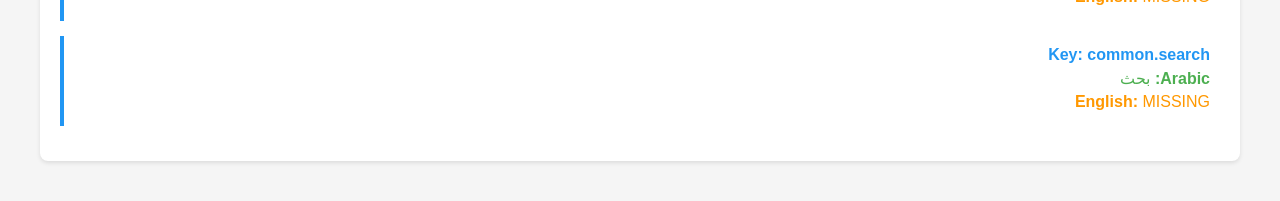
<file: test-language.html>
<!DOCTYPE html>
<html lang="ar" dir="rtl">
<head>
    <meta charset="UTF-8" />
    <meta name="viewport" content="width=device-width, initial-scale=1.0" />
    <title>Language System Test</title>
    <style>
        body {
            font-family: Arial, sans-serif;
            max-width: 1200px;
            margin: 0 auto;
            padding: 20px;
            background: #f5f5f5;
        }
        .test-container {
            background: white;
            padding: 20px;
            border-radius: 8px;
            margin-bottom: 20px;
            box-shadow: 0 2px 4px rgba(0,0,0,0.1);
        }
        .test-header {
            background: #4CAF50;
            color: white;
            padding: 20px;
            border-radius: 8px;
            margin-bottom: 20px;
        }
        .test-group {
            margin-bottom: 15px;
            padding: 10px;
            border-left: 4px solid #2196F3;
        }
        .key {
            font-weight: bold;
            color: #2196F3;
            margin-bottom: 5px;
        }
        .translation {
            padding-left: 20px;
            margin: 5px 0;
        }
        .ar { color: #4CAF50; }
        .en { color: #FF9800; }
        button {
            padding: 10px 20px;
            margin: 10px 5px;
            border: none;
            border-radius: 4px;
            cursor: pointer;
            font-size: 16px;
        }
        .toggle-btn {
            background: #2196F3;
            color: white;
        }
        .toggle-btn:hover {
            background: #1976D2;
        }
        .missing { color: red; font-weight: bold; }
        .stats {
            background: #FFF3E0;
            padding: 10px;
            border-radius: 4px;
            margin: 10px 0;
        }
    </style>
</head>
<body>
    <div class="test-header">
        <h1>🌐 FarmAddress Language System Test</h1>
        <p>Verify all translations are working correctly</p>
    </div>

    <div class="test-container">
        <h2>Language Toggle</h2>
        <button class="toggle-btn" id="testToggle">Click to Toggle Language</button>
        <p>Current Language: <strong id="currentLang">العربية (ar)</strong></p>
    </div>

    <div class="test-container">
        <h2>Translation Status</h2>
        <div class="stats">
            <p>Total Keys in Arabic: <strong id="arCount">0</strong></p>
            <p>Total Keys in English: <strong id="enCount">0</strong></p>
            <p>Status: <strong id="status">Loading...</strong></p>
        </div>
    </div>

    <div class="test-container">
        <h2>Sample Translations</h2>
        <div id="testResults"></div>
    </div>

    <script src="i18n.js"></script>
    <script>
        // Test translations
        function runTests() {
            const testKeys = [
                'nav.farms',
                'nav.products',
                'nav.cart',
                'hero.title',
                'checkout.place_order',
                'farmer.welcome',
                'login.username',
                'cart.empty',
                'common.search',
            ];

            let html = '';
            let arMissing = 0;
            let enMissing = 0;

            testKeys.forEach(key => {
                const ar = i18n.t(key);
                const en = (window.translations?.en || {})[key] || 'MISSING';
                
                if (ar === key) arMissing++;
                if (en === 'MISSING') enMissing++;

                html += `
                    <div class="test-group">
                        <div class="key">Key: ${key}</div>
                        <div class="translation ar">
                            <strong>Arabic:</strong> ${ar}
                        </div>
                        <div class="translation en">
                            <strong>English:</strong> ${en}
                        </div>
                    </div>
                `;
            });

            document.getElementById('testResults').innerHTML = html;
            
            // Count total keys
            const arKeys = Object.keys(window.translations?.ar || {}).length;
            const enKeys = Object.keys(window.translations?.en || {}).length;
            
            document.getElementById('arCount').textContent = arKeys;
            document.getElementById('enCount').textContent = enKeys;
            
            if (arMissing === 0 && enMissing === 0) {
                document.getElementById('status').innerHTML = '✅ All translations working perfectly!';
                document.getElementById('status').style.color = 'green';
            } else {
                document.getElementById('status').innerHTML = 
                    `⚠️ Missing: ${arMissing} Arabic, ${enMissing} English`;
                document.getElementById('status').style.color = 'orange';
            }
        }

        // Language toggle test
        document.getElementById('testToggle').addEventListener('click', function() {
            const newLang = i18n.toggleLanguage();
            const langName = newLang === 'ar' ? 'العربية (ar)' : 'English (en)';
            document.getElementById('currentLang').textContent = langName;
            console.log('Language switched to:', newLang);
        });

        // Run tests on load
        window.addEventListener('DOMContentLoaded', runTests);
        setTimeout(runTests, 500);
    </script>
</body>
</html>
</file>
<file: style.css>
:root {
  --bg: #f6f8f2;
  --surface: #ffffff;
  --surface-2: #edf7ea;
  --primary: #1d6f3d;
  --primary-dark: #154f2d;
  --primary-soft: #dfeee4;
  --accent: #f5b942;
  --text: #1f2a1f;
  --muted: #5d6f5f;
  --line: #e4eadf;
  --shadow: 0 16px 40px rgba(28, 52, 30, 0.08);
}

* {
  box-sizing: border-box;
}

html {
  scroll-behavior: smooth;
}

body {
  margin: 0;
  font-family: "Segoe UI", Tahoma, sans-serif;
  background: linear-gradient(180deg, #f3f7f1 0%, #ffffff 180px);
  color: var(--text);
}

a {
  color: inherit;
  text-decoration: none;
}

button,
input {
  font: inherit;
}

.container {
  width: min(1180px, calc(100% - 32px));
  margin: 0 auto;
}

.topbar {
  position: sticky;
  top: 0;
  z-index: 20;
  backdrop-filter: blur(10px);
  background: rgba(246, 248, 242, 0.9);
  border-bottom: 1px solid rgba(29, 111, 61, 0.08);
}

.nav {
  display: flex;
  align-items: center;
  justify-content: space-between;
  min-height: 80px;
  gap: 20px;
}

.brand {
  display: flex;
  align-items: center;
  gap: 10px;
  font-weight: 800;
  color: var(--primary-dark);
}

.brand-mark {
  width: 36px;
  height: 36px;
  border-radius: 12px;
  display: grid;
  place-items: center;
  background: linear-gradient(135deg, var(--primary), #3da767);
  color: white;
  box-shadow: 0 8px 18px rgba(29, 111, 61, 0.25);
}

.main-nav {
  display: flex;
  align-items: center;
  gap: 28px;
  color: var(--muted);
  font-weight: 600;
}

.nav-actions {
  display: flex;
  align-items: center;
  gap: 12px;
}

.button {
  border: none;
  border-radius: 999px;
  padding: 0.9rem 1.4rem;
  font-weight: 700;
  cursor: pointer;
  transition: transform 0.2s ease, box-shadow 0.2s ease;
}

.button:hover {
  transform: translateY(-1px);
}

.button.primary {
  background: linear-gradient(135deg, var(--primary), #2d9d57);
  color: white;
  box-shadow: 0 14px 24px rgba(29, 111, 61, 0.2);
}

.button.secondary {
  background: var(--surface);
  color: var(--primary-dark);
  border: 1px solid var(--line);
}

.cart-button {
  display: inline-flex;
  align-items: center;
  gap: 8px;
}

.cart-badge {
  display: inline-grid;
  place-items: center;
  width: 22px;
  height: 22px;
  border-radius: 50%;
  background: var(--primary);
  color: white;
  font-size: 0.72rem;
}

.button.ghost {
  background: transparent;
  color: var(--primary-dark);
  border: 1px solid rgba(29, 111, 61, 0.2);
}

.hero {
  display: grid;
  grid-template-columns: 1.1fr 0.9fr;
  gap: 40px;
  align-items: center;
  padding: 72px 0 20px;
}

.eyebrow {
  display: inline-block;
  padding: 0.5rem 0.8rem;
  border-radius: 999px;
  background: var(--primary-soft);
  color: var(--primary-dark);
  font-size: 0.8rem;
  font-weight: 700;
  margin-bottom: 1rem;
}

.hero-copy h1 {
  margin: 0;
  font-size: clamp(2.4rem, 4vw, 4.1rem);
  line-height: 1.1;
  letter-spacing: -0.05em;
}

.hero-copy p {
  font-size: 1.08rem;
  color: var(--muted);
  line-height: 1.8;
  max-width: 620px;
  margin: 1.2rem 0 0;
}

.hero-actions {
  display: flex;
  flex-wrap: wrap;
  gap: 14px;
  margin-top: 1.8rem;
}

.hero-stats {
  margin-top: 2.2rem;
  display: flex;
  flex-wrap: wrap;
  gap: 30px;
}

.hero-stats div {
  display: flex;
  flex-direction: column;
  gap: 4px;
}

.hero-stats strong {
  font-size: 1.5rem;
}

.hero-stats span {
  color: var(--muted);
  font-size: 0.9rem;
}

.hero-visual {
  display: flex;
  justify-content: center;
}

.map-card {
  width: min(100%, 500px);
  min-height: 430px;
  background: linear-gradient(180deg, #effaf0 0%, #f7fbf6 100%);
  border: 1px solid rgba(29, 111, 61, 0.1);
  border-radius: 30px;
  padding: 24px;
  box-shadow: var(--shadow);
  position: relative;
  overflow: hidden;
}

.map-card::before {
  content: "";
  position: absolute;
  inset: 18% 6% 12% 6%;
  background:
    linear-gradient(90deg, rgba(29, 111, 61, 0.07) 1px, transparent 1px),
    linear-gradient(rgba(29, 111, 61, 0.07) 1px, transparent 1px);
  background-size: 44px 44px;
  border-radius: 24px;
}

.map-header {
  position: relative;
  z-index: 1;
  display: flex;
  justify-content: space-between;
  align-items: center;
  color: var(--muted);
  font-weight: 700;
}

.badge {
  background: rgba(29, 111, 61, 0.1);
  color: var(--primary-dark);
  border-radius: 999px;
  padding: 0.45rem 0.75rem;
  font-size: 0.8rem;
}

.map-pins {
  position: relative;
  z-index: 1;
  min-height: 260px;
}

.pin {
  position: absolute;
  width: 44px;
  height: 44px;
  border-radius: 50%;
  display: grid;
  place-items: center;
  font-weight: 800;
  color: white;
  background: linear-gradient(135deg, var(--primary), #39a867);
  box-shadow: 0 12px 24px rgba(29, 111, 61, 0.2);
}

.pin-1 { top: 28%; left: 18%; }
.pin-2 { top: 20%; right: 20%; }
.pin-3 { bottom: 18%; left: 22%; }
.pin-4 { bottom: 20%; right: 18%; }

.mini-cards {
  position: relative;
  z-index: 1;
  display: grid;
  grid-template-columns: repeat(2, minmax(0, 1fr));
  gap: 14px;
  margin-top: 12px;
}

.mini-cards div {
  background: rgba(255, 255, 255, 0.8);
  border: 1px solid rgba(29, 111, 61, 0.08);
  border-radius: 18px;
  padding: 16px;
  display: flex;
  flex-direction: column;
  gap: 6px;
}

.mini-cards small {
  color: var(--muted);
}

.search-section {
  padding: 22px 0 6px;
}

.search-box {
  display: flex;
  align-items: flex-end;
  gap: 16px;
  padding: 18px 20px;
  background: var(--surface);
  border: 1px solid var(--line);
  border-radius: 24px;
  box-shadow: var(--shadow);
}

.search-field {
  flex: 1;
}

.search-field label {
  display: block;
  margin-bottom: 10px;
  color: var(--muted);
  font-weight: 700;
}

.search-field input {
  width: 100%;
  background: #f8faf8;
  border: 1px solid var(--line);
  border-radius: 14px;
  padding: 1rem 1.1rem;
  color: var(--text);
  outline: none;
}

.search-field input:focus {
  border-color: rgba(29, 111, 61, 0.5);
  box-shadow: 0 0 0 4px rgba(29, 111, 61, 0.08);
}

.search-button {
  min-width: 140px;
}

.filter-bar {
  display: flex;
  flex-wrap: wrap;
  gap: 12px;
  margin-top: 22px;
}

.filter-chip {
  border: 1px solid var(--line);
  background: #fff;
  color: var(--muted);
  border-radius: 999px;
  padding: 0.7rem 1rem;
  font-weight: 700;
  cursor: pointer;
  transition: all 0.2s ease;
}

.filter-chip.active,
.filter-chip:hover {
  background: var(--primary-soft);
  color: var(--primary-dark);
  border-color: rgba(29, 111, 61, 0.2);
}

.section-block {
  padding: 54px 0 12px;
}

.section-heading {
  display: flex;
  align-items: end;
  justify-content: space-between;
  gap: 20px;
  margin-bottom: 24px;
}

.section-heading h2 {
  margin: 0;
  font-size: clamp(1.8rem, 3vw, 2.5rem);
  letter-spacing: -0.04em;
}

.link-btn {
  color: var(--primary-dark);
  font-weight: 700;
}

.farms-grid,
.product-grid {
  display: grid;
  gap: 24px;
}

.farms-grid {
  grid-template-columns: repeat(3, minmax(0, 1fr));
}

.product-grid {
  grid-template-columns: repeat(4, minmax(0, 1fr));
}

.card {
  background: var(--surface);
  border: 1px solid var(--line);
  border-radius: 22px;
  box-shadow: 0 10px 24px rgba(26, 38, 24, 0.05);
  overflow: hidden;
}

.farm-card {
  display: flex;
  flex-direction: column;
}

.card-visual {
  min-height: 180px;
  position: relative;
  background: linear-gradient(135deg, #dff4da, #f4f9ed);
  display: flex;
  align-items: center;
  justify-content: center;
  font-size: 4rem;
  overflow: hidden;
}

.card-visual::after {
  content: "";
  position: absolute;
  inset: 12px;
  border-radius: 18px;
  border: 1px dashed rgba(29, 111, 61, 0.2);
}

.card-body {
  padding: 20px;
}

.card-top {
  display: flex;
  justify-content: space-between;
  gap: 10px;
  align-items: center;
}

.card-top h3 {
  margin: 0;
  font-size: 1.2rem;
}

.rating {
  background: rgba(245, 185, 66, 0.18);
  color: #9a6612;
  border-radius: 999px;
  padding: 0.35rem 0.6rem;
  font-size: 0.8rem;
  font-weight: 800;
}

.meta {
  color: var(--muted);
  display: flex;
  align-items: center;
  justify-content: space-between;
  margin-top: 1rem;
  font-size: 0.92rem;
}

.tags {
  display: flex;
  flex-wrap: wrap;
  gap: 8px;
  margin-top: 1rem;
}

.tag {
  background: #f4f7f4;
  color: var(--primary-dark);
  border-radius: 999px;
  padding: 0.42rem 0.72rem;
  font-size: 0.75rem;
  font-weight: 700;
}

.card-footer {
  margin-top: 1.1rem;
  display: flex;
  justify-content: space-between;
  align-items: center;
  gap: 12px;
}

.card-footer strong {
  font-size: 1.15rem;
}

.card-footer button {
  border: none;
  background: rgba(29, 111, 61, 0.1);
  color: var(--primary-dark);
  padding: 0.7rem 0.9rem;
  border-radius: 10px;
  font-weight: 700;
  cursor: pointer;
}

.product-card {
  background: linear-gradient(180deg, #ffffff 0%, #f8fbf8 100%);
}

.product-icon {
  display: grid;
  place-items: center;
  font-size: 3rem;
  min-height: 160px;
  background: linear-gradient(135deg, #eef9ee, #f9f3e4);
}

.product-info {
  padding: 18px;
}

.product-category {
  color: var(--primary-dark);
  font-size: 0.78rem;
  font-weight: 800;
  letter-spacing: 0.04em;
  text-transform: uppercase;
}

.product-info h3 {
  margin: 0.6rem 0;
  font-size: 1.15rem;
}

.product-meta {
  color: var(--muted);
  display: flex;
  justify-content: space-between;
  align-items: center;
  gap: 8px;
  margin-bottom: 0.8rem;
}

.price-row {
  display: flex;
  justify-content: space-between;
  align-items: center;
  gap: 10px;
}

.price-row strong {
  font-size: 1.3rem;
}

.price-row button {
  border: none;
  background: var(--primary);
  color: white;
  border-radius: 10px;
  padding: 0.7rem 0.9rem;
  font-weight: 700;
  cursor: pointer;
}

.about-box {
  display: grid;
  grid-template-columns: 1fr 1.2fr;
  gap: 26px;
  padding: 60px 0 80px;
  align-items: center;
}

.about-text h2 {
  margin: 0;
  font-size: clamp(2rem, 3vw, 2.8rem);
  letter-spacing: -0.04em;
}

.about-text p {
  color: var(--muted);
  line-height: 1.8;
  margin-top: 1rem;
}

.about-features {
  display: grid;
  gap: 18px;
}

.feature-item {
  display: flex;
  gap: 16px;
  align-items: flex-start;
  background: var(--surface);
  border: 1px solid var(--line);
  border-radius: 18px;
  padding: 18px;
}

.feature-icon {
  width: 52px;
  height: 52px;
  display: grid;
  place-items: center;
  border-radius: 14px;
  background: var(--primary-soft);
  font-size: 1.8rem;
}

.feature-item h3 {
  margin: 0 0 0.35rem;
}

.feature-item p {
  margin: 0;
  color: var(--muted);
  line-height: 1.6;
}

.site-footer {
  background: #f0f6ed;
  border-top: 1px solid var(--line);
}

.footer-inner {
  display: flex;
  align-items: center;
  justify-content: space-between;
  gap: 16px;
  min-height: 80px;
  color: var(--muted);
}

.footer-links {
  display: flex;
  gap: 18px;
}

.hidden {
  display: none !important;
}

@media (max-width: 980px) {
  .hero,
  .about-box {
    grid-template-columns: 1fr;
  }

  .farms-grid {
    grid-template-columns: repeat(2, minmax(0, 1fr));
  }

  .product-grid {
    grid-template-columns: repeat(2, minmax(0, 1fr));
  }
}

@media (max-width: 720px) {
  .main-nav,
  .nav-actions {
    display: none;
  }

  .search-box {
    flex-direction: column;
    align-items: stretch;
  }

  .search-button {
    width: 100%;
  }

  .farms-grid,
  .product-grid {
    grid-template-columns: 1fr;
  }

  .section-heading,
  .footer-inner {
    flex-direction: column;
    align-items: flex-start;
  }
}
</file>
<file: i18n.css>
/* Language & Direction Specific Styles */

/* RTL (Arabic) Adjustments */
[dir="rtl"] {
    text-align: right;
}

[dir="rtl"] .brand {
    flex-direction: row-reverse;
}

[dir="rtl"] .main-nav {
    margin-right: 0;
    margin-left: auto;
}

[dir="rtl"] .nav-actions {
    margin-left: 0;
    margin-right: auto;
    flex-direction: row-reverse;
}

[dir="rtl"] .hero-copy {
    text-align: center;
}

[dir="rtl"] .container {
    text-align: right;
}

[dir="rtl"] .grid {
    text-align: right;
}

[dir="rtl"] input[type="text"],
[dir="rtl"] input[type="email"],
[dir="rtl"] input[type="tel"],
[dir="rtl"] input[type="password"],
[dir="rtl"] textarea,
[dir="rtl"] select {
    text-align: right;
}

/* LTR (English) Adjustments */
[dir="ltr"] {
    text-align: left;
}

[dir="ltr"] .main-nav {
    margin-left: 0;
    margin-right: auto;
}

[dir="ltr"] .nav-actions {
    margin-right: 0;
    margin-left: auto;
    flex-direction: row;
}

[dir="ltr"] .hero-copy {
    text-align: center;
}

[dir="ltr"] input[type="text"],
[dir="ltr"] input[type="email"],
[dir="ltr"] input[type="tel"],
[dir="ltr"] input[type="password"],
[dir="ltr"] textarea,
[dir="ltr"] select {
    text-align: left;
}

/* Language Toggle Button */
.language-toggle {
    display: inline-flex;
    align-items: center;
    gap: 0.5rem;
    padding: 0.5rem 1rem;
    background: rgba(255, 255, 255, 0.1);
    border: 1px solid rgba(255, 255, 255, 0.2);
    border-radius: 6px;
    cursor: pointer;
    font-size: 0.9rem;
    transition: all 0.3s ease;
    color: inherit;
}

.language-toggle:hover {
    background: rgba(255, 255, 255, 0.15);
    border-color: rgba(255, 255, 255, 0.3);
}

.language-toggle-icon {
    font-size: 1.2rem;
}

/* Adjust for navbar */
[dir="rtl"] .language-toggle {
    margin-left: 1rem;
}

[dir="ltr"] .language-toggle {
    margin-right: 1rem;
}

/* Form alignment fixes */
.form-group {
    display: flex;
    flex-direction: column;
}

.form-group label {
    margin-bottom: 0.5rem;
}

[dir="rtl"] .form-group label {
    text-align: right;
}

[dir="ltr"] .form-group label {
    text-align: left;
}

/* List alignments */
.nav-list {
    list-style-position: inside;
}

[dir="rtl"] .nav-list {
    text-align: right;
}

[dir="ltr"] .nav-list {
    text-align: left;
}

/* Ensure proper spacing for elements on both sides */
@media (max-width: 768px) {
    [dir="rtl"] .main-nav,
    [dir="ltr"] .main-nav {
        display: none;
    }
    
    [dir="rtl"] .nav-actions,
    [dir="ltr"] .nav-actions {
        width: 100%;
    }
}
</file>
<file: cart.css>
:root {
  --soft-panel: #f9fbf8;
  --card-shadow: 0 18px 38px rgba(18, 40, 20, 0.08);
}

.cart-page {
  padding: 40px 0 80px;
}

.cart-header h1 {
  margin: 0;
  font-size: clamp(2rem, 3vw, 2.8rem);
  letter-spacing: -0.04em;
}

.cart-layout {
  display: grid;
  grid-template-columns: 1.4fr 0.6fr;
  gap: 28px;
  margin-top: 28px;
}

.cart-items {
  display: grid;
  gap: 18px;
}

.cart-item {
  display: grid;
  grid-template-columns: 120px 1fr auto;
  align-items: center;
  gap: 18px;
  background: var(--surface);
  border: 1px solid var(--line);
  border-radius: 20px;
  padding: 18px;
  box-shadow: var(--card-shadow);
}

.cart-item-emoji {
  display: grid;
  place-items: center;
  min-height: 110px;
  background: linear-gradient(135deg, #e9f9d9, #f8f3e4);
  border-radius: 18px;
  font-size: 3.5rem;
}

.cart-item h3 {
  margin: 0 0 0.4rem;
}

.item-meta {
  color: var(--muted);
  margin-bottom: 0.7rem;
}

.item-controls {
  display: flex;
  align-items: center;
  gap: 12px;
}

.item-controls button {
  border: 1px solid var(--line);
  background: #fff;
  border-radius: 8px;
  width: 32px;
  height: 32px;
  cursor: pointer;
  font-weight: 700;
}

.price-box {
  text-align: left;
}

.price-box strong {
  display: block;
  font-size: 1.3rem;
}

.summary-box {
  background: linear-gradient(180deg, #ffffff, #f5faf5);
  border: 1px solid var(--line);
  border-radius: 22px;
  box-shadow: var(--card-shadow);
  padding: 22px;
  height: fit-content;
}

.summary-box h2 {
  margin-top: 0;
}

.summary-row {
  display: flex;
  justify-content: space-between;
  align-items: center;
  gap: 16px;
  padding: 0.8rem 0;
  border-bottom: 1px solid var(--line);
  color: var(--muted);
}

.total-row {
  color: var(--text);
  font-size: 1.1rem;
  margin-bottom: 1rem;
}

.empty-cart {
  padding: 2rem;
  background: #fff;
  border: 1px solid var(--line);
  border-radius: 18px;
  text-align: center;
  color: var(--muted);
}

@media (max-width: 820px) {
  .cart-layout {
    grid-template-columns: 1fr;
  }

  .cart-item {
    grid-template-columns: 1fr;
    text-align: center;
  }

  .price-box {
    text-align: center;
  }
}
</file>
<file: checkout.css>
:root {
  --panel-shadow: 0 18px 36px rgba(18, 40, 20, 0.08);
}

.checkout-page {
  padding: 40px 0 80px;
}

.checkout-header h1 {
  margin: 0;
  font-size: clamp(2rem, 3vw, 2.8rem);
  letter-spacing: -0.04em;
}

.checkout-layout {
  display: grid;
  grid-template-columns: 1.3fr 0.7fr;
  gap: 28px;
  margin-top: 28px;
}

.checkout-form,
.summary-box {
  background: var(--surface);
  border: 1px solid var(--line);
  border-radius: 22px;
  box-shadow: var(--panel-shadow);
  padding: 22px;
}

.form-grid {
  display: grid;
  grid-template-columns: repeat(2, minmax(0, 1fr));
  gap: 18px;
}

.checkout-form label {
  display: flex;
  flex-direction: column;
  gap: 8px;
  font-weight: 700;
  color: var(--text);
}

.checkout-form input,
.checkout-form textarea,
.checkout-form select {
  width: 100%;
  border: 1px solid var(--line);
  border-radius: 12px;
  padding: 0.9rem 1rem;
  font: inherit;
  background: #fbfcfb;
  color: var(--text);
}

.checkout-form input:focus,
.checkout-form textarea:focus,
.checkout-form select:focus {
  outline: none;
  border-color: rgba(29, 111, 61, 0.5);
  box-shadow: 0 0 0 4px rgba(29, 111, 61, 0.08);
}

.full-width {
  grid-column: 1 / -1;
}

.summary-box {
  height: fit-content;
}

.summary-box h2 {
  margin-top: 0;
}

.checkout-items {
  display: grid;
  gap: 12px;
  margin-bottom: 16px;
}

.checkout-item {
  display: flex;
  justify-content: space-between;
  gap: 10px;
  border-bottom: 1px solid var(--line);
  padding-bottom: 10px;
  color: var(--muted);
}

.summary-row {
  display: flex;
  justify-content: space-between;
  gap: 12px;
  padding: 0.8rem 0;
  border-top: 1px solid var(--line);
}

.total-row {
  font-size: 1.12rem;
  color: var(--text);
}

.back-link {
  display: inline-block;
  margin-top: 16px;
  color: var(--primary-dark);
  font-weight: 700;
}

@media (max-width: 820px) {
  .checkout-layout,
  .form-grid {
    grid-template-columns: 1fr;
  }
}
</file>
<file: farmer.css>
:root {
  --panel-shadow: 0 18px 34px rgba(18, 40, 20, 0.08);
}

.farmer-page {
  padding: 40px 0 80px;
}

.dashboard-header h1 {
  margin: 0;
  font-size: clamp(2rem, 3vw, 3rem);
  letter-spacing: -0.04em;
}

.dashboard-grid {
  display: grid;
  grid-template-columns: 1.2fr 0.8fr;
  gap: 24px;
  margin-top: 28px;
}

.panel {
  background: var(--surface);
  border: 1px solid var(--line);
  border-radius: 22px;
  box-shadow: var(--panel-shadow);
  padding: 22px;
}

.panel h2 {
  margin-top: 0;
  margin-bottom: 18px;
}

.farmer-greeting {
  color: var(--primary-dark);
  font-weight: 800;
  margin-left: 8px;
}

.product-form {
  display: grid;
  grid-template-columns: repeat(2, minmax(0, 1fr));
  gap: 16px;
}

.product-form label {
  display: flex;
  flex-direction: column;
  gap: 8px;
  font-weight: 700;
}

.product-form input,
.product-form select,
.product-form textarea {
  width: 100%;
  border: 1px solid var(--line);
  border-radius: 12px;
  padding: 0.8rem 1rem;
  background: #fbfcfb;
  color: var(--text);
}

.full-width {
  grid-column: 1 / -1;
}

.stats-grid {
  display: grid;
  gap: 16px;
}

.stat-box {
  background: #f7faf7;
  border: 1px solid var(--line);
  border-radius: 16px;
  padding: 18px;
  display: flex;
  flex-direction: column;
  gap: 8px;
}

.stat-box span {
  color: var(--muted);
}

.stat-box strong {
  font-size: 2rem;
}

.table-panel {
  margin-top: 24px;
}

.panel-header {
  margin-bottom: 14px;
}

.table-wrap {
  overflow-x: auto;
}

.data-table {
  width: 100%;
  border-collapse: collapse;
  min-width: 720px;
}

.data-table th,
.data-table td {
  text-align: right;
  padding: 14px 12px;
  border-bottom: 1px solid var(--line);
  vertical-align: top;
}

.data-table th {
  color: var(--muted);
  font-size: 0.8rem;
}

.status-pill {
  display: inline-block;
  padding: 0.42rem 0.7rem;
  border-radius: 999px;
  background: #edf9ee;
  color: var(--primary-dark);
  font-size: 0.76rem;
  font-weight: 800;
}

.status-pill.pending {
  background: #fff6e5;
  color: #9a6612;
}

.status-pill.completed {
  background: #eaf8ee;
  color: var(--primary-dark);
}

.small-btn {
  border: none;
  border-radius: 8px;
  padding: 0.55rem 0.7rem;
  background: var(--primary-soft);
  color: var(--primary-dark);
  font-weight: 700;
  cursor: pointer;
}

.empty-message {
  padding: 1.2rem;
  border: 1px dashed var(--line);
  border-radius: 12px;
  color: var(--muted);
  text-align: center;
}

@media (max-width: 900px) {
  .dashboard-grid,
  .product-form {
    grid-template-columns: 1fr;
  }
}
</file>
<file: login.css>
:root {
  --panel-shadow: 0 20px 40px rgba(18, 40, 20, 0.08);
}

.auth-page {
  display: grid;
  place-items: center;
  min-height: calc(100vh - 170px);
  padding: 50px 0;
}

.auth-card {
  width: min(100%, 440px);
  background: var(--surface);
  border: 1px solid var(--line);
  border-radius: 24px;
  box-shadow: var(--panel-shadow);
  padding: 28px;
}

.auth-header h1 {
  margin: 0;
  font-size: clamp(2rem, 3vw, 2.5rem);
  letter-spacing: -0.04em;
}

.auth-form {
  display: flex;
  flex-direction: column;
  gap: 16px;
  margin-top: 22px;
}

.auth-form label {
  display: flex;
  flex-direction: column;
  gap: 8px;
  font-weight: 700;
}

.auth-form input {
  width: 100%;
  border: 1px solid var(--line);
  border-radius: 12px;
  padding: 0.9rem 1rem;
  background: #fbfcfb;
  color: var(--text);
}

.auth-form input:focus {
  outline: none;
  border-color: rgba(29, 111, 61, 0.5);
  box-shadow: 0 0 0 4px rgba(29, 111, 61, 0.08);
}

.login-message {
  margin-top: 16px;
  border-radius: 12px;
  padding: 0.9rem 1rem;
  font-weight: 700;
}

.login-message.error {
  background: #fff3f1;
  border: 1px solid #f7c7c1;
  color: #a0332b;
}

.login-message.success {
  background: #eaf8ee;
  border: 1px solid rgba(29, 111, 61, 0.15);
  color: var(--primary-dark);
}

.hidden {
  display: none !important;
}
</file>
<file: orders.css>
:root {
  --soft-shadow: 0 18px 36px rgba(18, 40, 20, 0.08);
}

.orders-page {
  padding: 40px 0 80px;
}

.orders-header h1 {
  margin: 0;
  font-size: clamp(2rem, 3vw, 2.8rem);
  letter-spacing: -0.04em;
}

.orders-list {
  display: grid;
  gap: 18px;
  margin-top: 24px;
}

.order-card {
  background: var(--surface);
  border: 1px solid var(--line);
  border-radius: 20px;
  box-shadow: var(--soft-shadow);
  padding: 22px;
}

.order-top {
  display: flex;
  justify-content: space-between;
  align-items: center;
  gap: 12px;
  margin-bottom: 12px;
}

.order-status {
  background: #eefaf1;
  color: var(--primary-dark);
  border-radius: 999px;
  padding: 0.45rem 0.8rem;
  font-size: 0.8rem;
  font-weight: 800;
}

.order-items {
  list-style: none;
  padding: 0;
  margin: 0;
  display: grid;
  gap: 8px;
  color: var(--muted);
}

.order-items li {
  display: flex;
  justify-content: space-between;
  gap: 10px;
  border-bottom: 1px dashed var(--line);
  padding-bottom: 8px;
}

.order-total {
  margin-top: 14px;
  font-weight: 800;
  font-size: 1.1rem;
}

.empty-orders {
  padding: 2rem;
  text-align: center;
  background: #fff;
  border: 1px solid var(--line);
  border-radius: 18px;
  color: var(--muted);
}

@media (max-width: 680px) {
  .order-top {
    flex-direction: column;
    align-items: flex-start;
  }
}
</file>
<file: product.css>
:root {
  --card-shadow: 0 18px 38px rgba(18, 40, 20, 0.08);
}

.product-page {
  padding: 50px 0 80px;
}

.product-detail-card {
  display: grid;
  grid-template-columns: 430px 1fr;
  gap: 30px;
  background: linear-gradient(135deg, #f5faf4 0%, #ffffff 100%);
  border: 1px solid var(--line);
  border-radius: 32px;
  padding: 28px;
  box-shadow: var(--card-shadow);
}

.product-visual {
  min-height: 360px;
  display: grid;
  place-items: center;
  border-radius: 24px;
  background: linear-gradient(135deg, #e9f9d9, #f8f3e4);
  font-size: 8rem;
  border: 1px solid rgba(29, 111, 61, 0.08);
}

.product-detail-copy h1 {
  margin: 0.6rem 0 1rem;
  font-size: clamp(2.2rem, 3vw, 3.4rem);
  letter-spacing: -0.04em;
}

.product-detail-copy p {
  color: var(--muted);
  line-height: 1.8;
  margin: 0;
}

.detail-price-row {
  display: flex;
  flex-wrap: wrap;
  gap: 28px;
  margin-top: 22px;
  padding: 18px 0;
  border-top: 1px solid var(--line);
  border-bottom: 1px solid var(--line);
}

.price-label {
  display: block;
  color: var(--muted);
  font-size: 0.82rem;
  margin-bottom: 6px;
}

.detail-price-row strong {
  font-size: 1.5rem;
}

.product-actions {
  display: flex;
  flex-wrap: wrap;
  align-items: end;
  gap: 16px;
  margin-top: 24px;
}

.qty-box {
  display: flex;
  flex-direction: column;
  gap: 8px;
  font-weight: 700;
}

.qty-box input {
  width: 120px;
  border: 1px solid var(--line);
  border-radius: 12px;
  padding: 0.85rem 1rem;
  font-size: 1rem;
}

.cart-message {
  margin-top: 18px;
  padding: 0.9rem 1rem;
  border-radius: 12px;
  background: #eaf8ee;
  color: var(--primary-dark);
  border: 1px solid rgba(29, 111, 61, 0.12);
  font-weight: 700;
}

.hidden {
  display: none !important;
}

@media (max-width: 860px) {
  .product-detail-card {
    grid-template-columns: 1fr;
  }
}
</file>
<file: settings.css>
:root {
  --panel-shadow: 0 18px 36px rgba(18, 40, 20, 0.08);
}

.settings-page {
  padding: 40px 0 80px;
}

.settings-header h1 {
  margin: 0;
  font-size: clamp(2rem, 3vw, 2.8rem);
  letter-spacing: -0.04em;
}

.settings-card {
  margin-top: 26px;
  background: var(--surface);
  border: 1px solid var(--line);
  border-radius: 22px;
  box-shadow: var(--panel-shadow);
  padding: 24px;
}

.settings-form {
  display: grid;
  grid-template-columns: repeat(2, minmax(0, 1fr));
  gap: 18px;
}

.settings-form label {
  display: flex;
  flex-direction: column;
  gap: 8px;
  font-weight: 700;
}

.settings-form input,
.settings-form textarea {
  width: 100%;
  border: 1px solid var(--line);
  border-radius: 12px;
  padding: 0.9rem 1rem;
  background: #fbfcfb;
  color: var(--text);
}

.settings-form textarea {
  resize: vertical;
}

.full-width {
  grid-column: 1 / -1;
}

.settings-message {
  margin-top: 18px;
  border-radius: 12px;
  padding: 0.9rem 1rem;
  font-weight: 700;
}

.settings-message.success {
  background: #eaf8ee;
  border: 1px solid rgba(29, 111, 61, 0.16);
  color: var(--primary-dark);
}

.hidden {
  display: none !important;
}

@media (max-width: 820px) {
  .settings-form {
    grid-template-columns: 1fr;
  }
}
</file>
